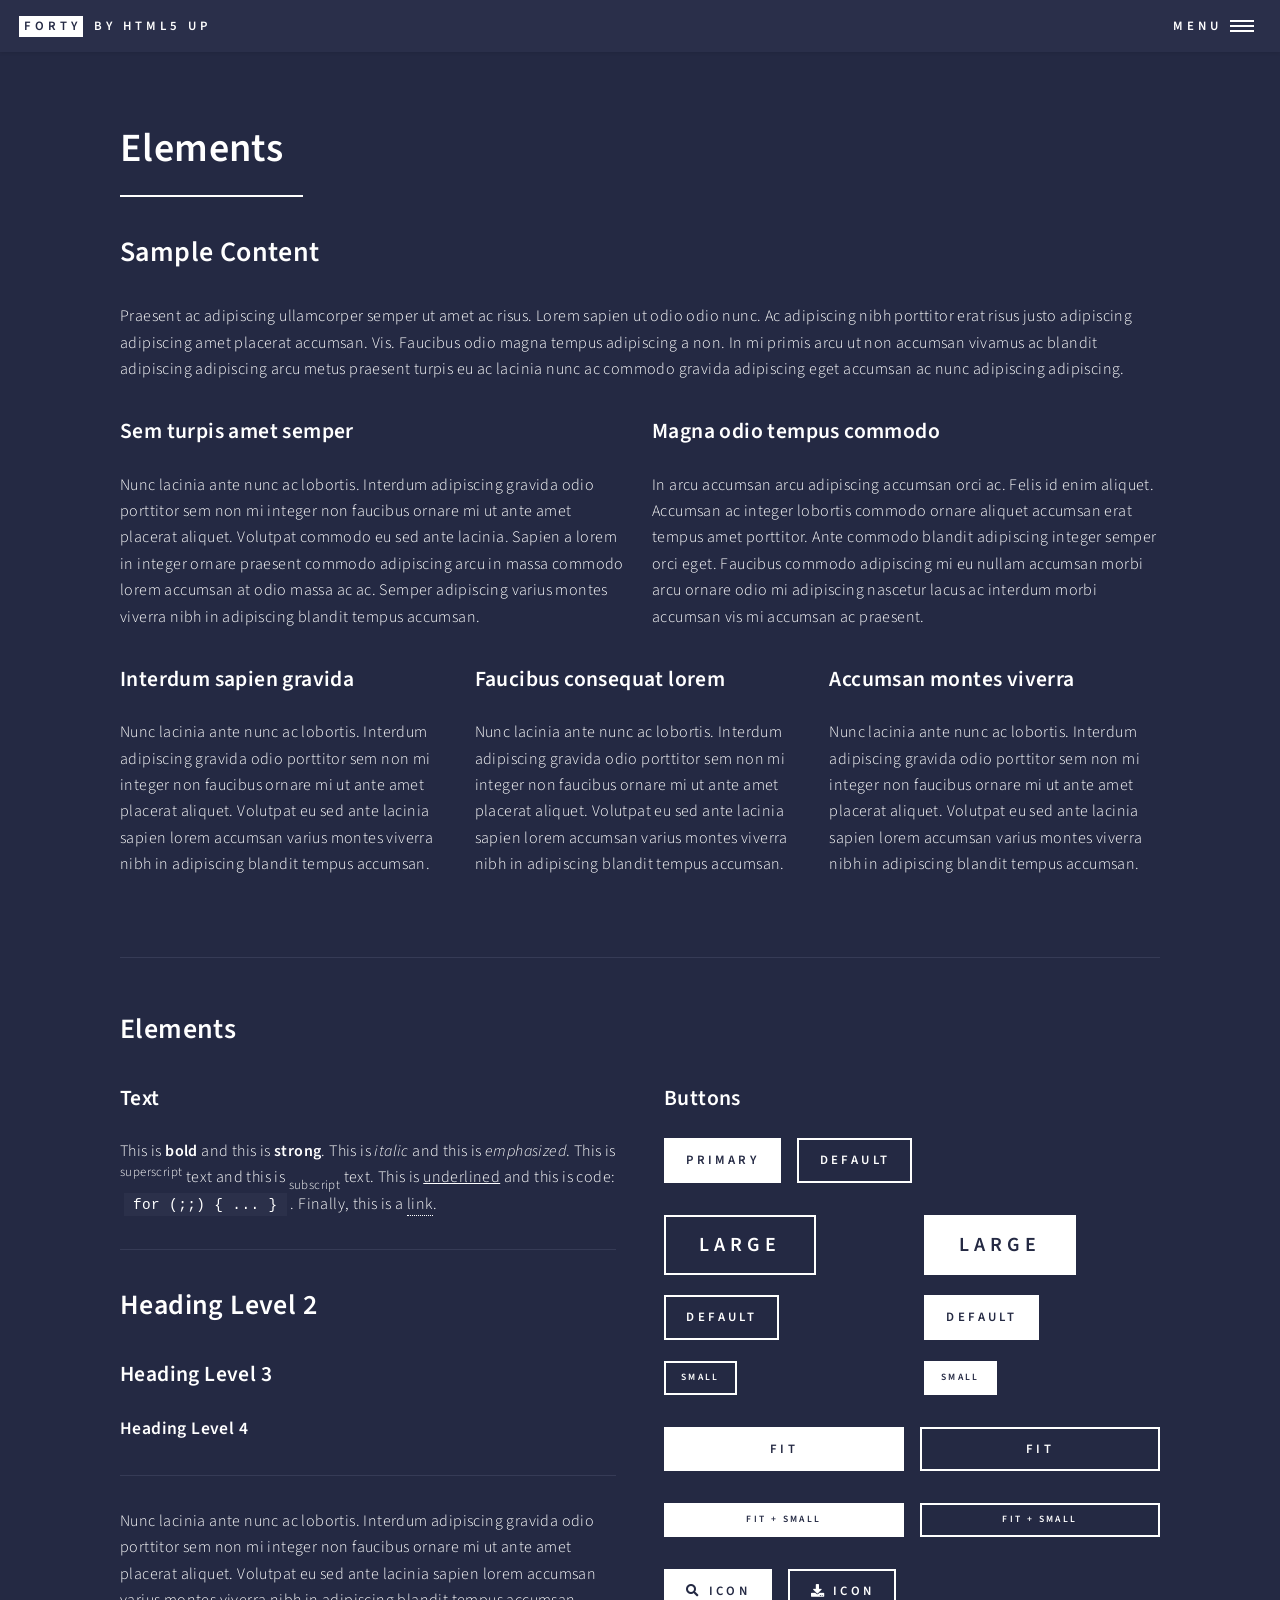
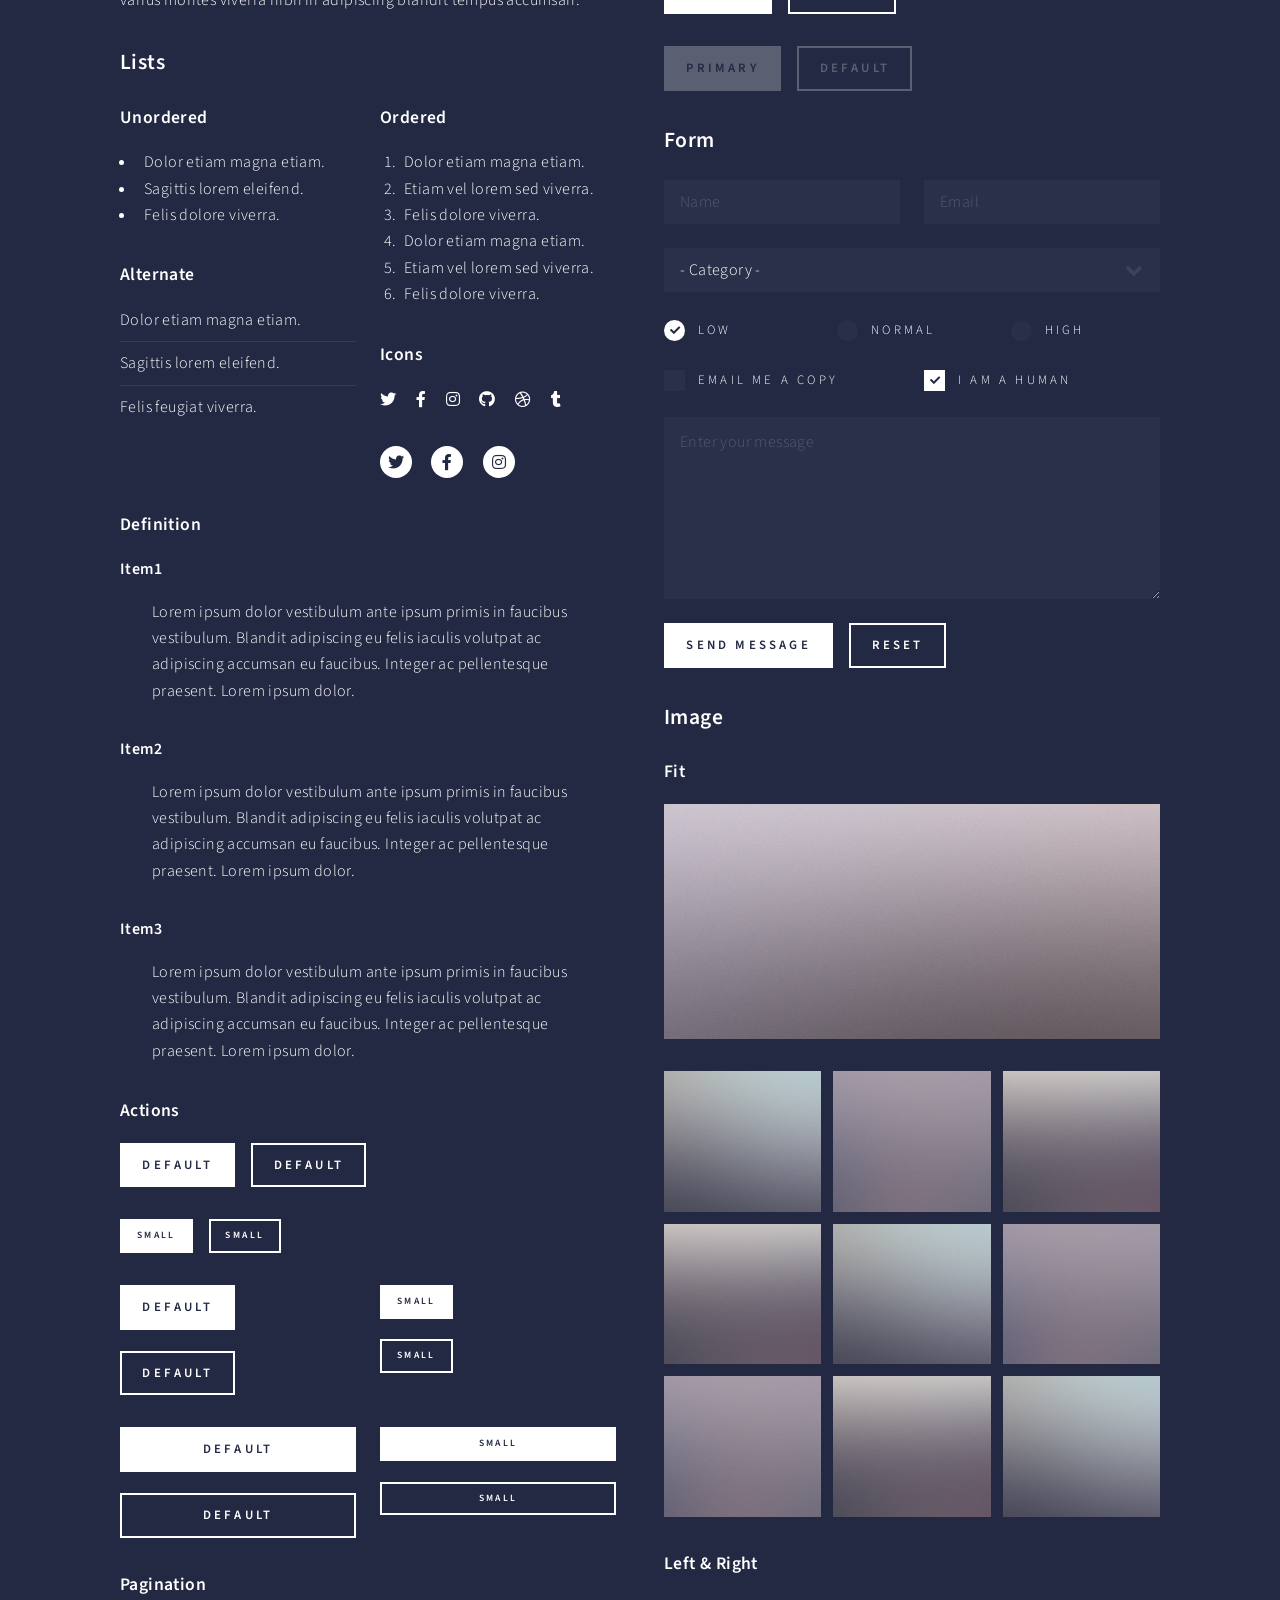
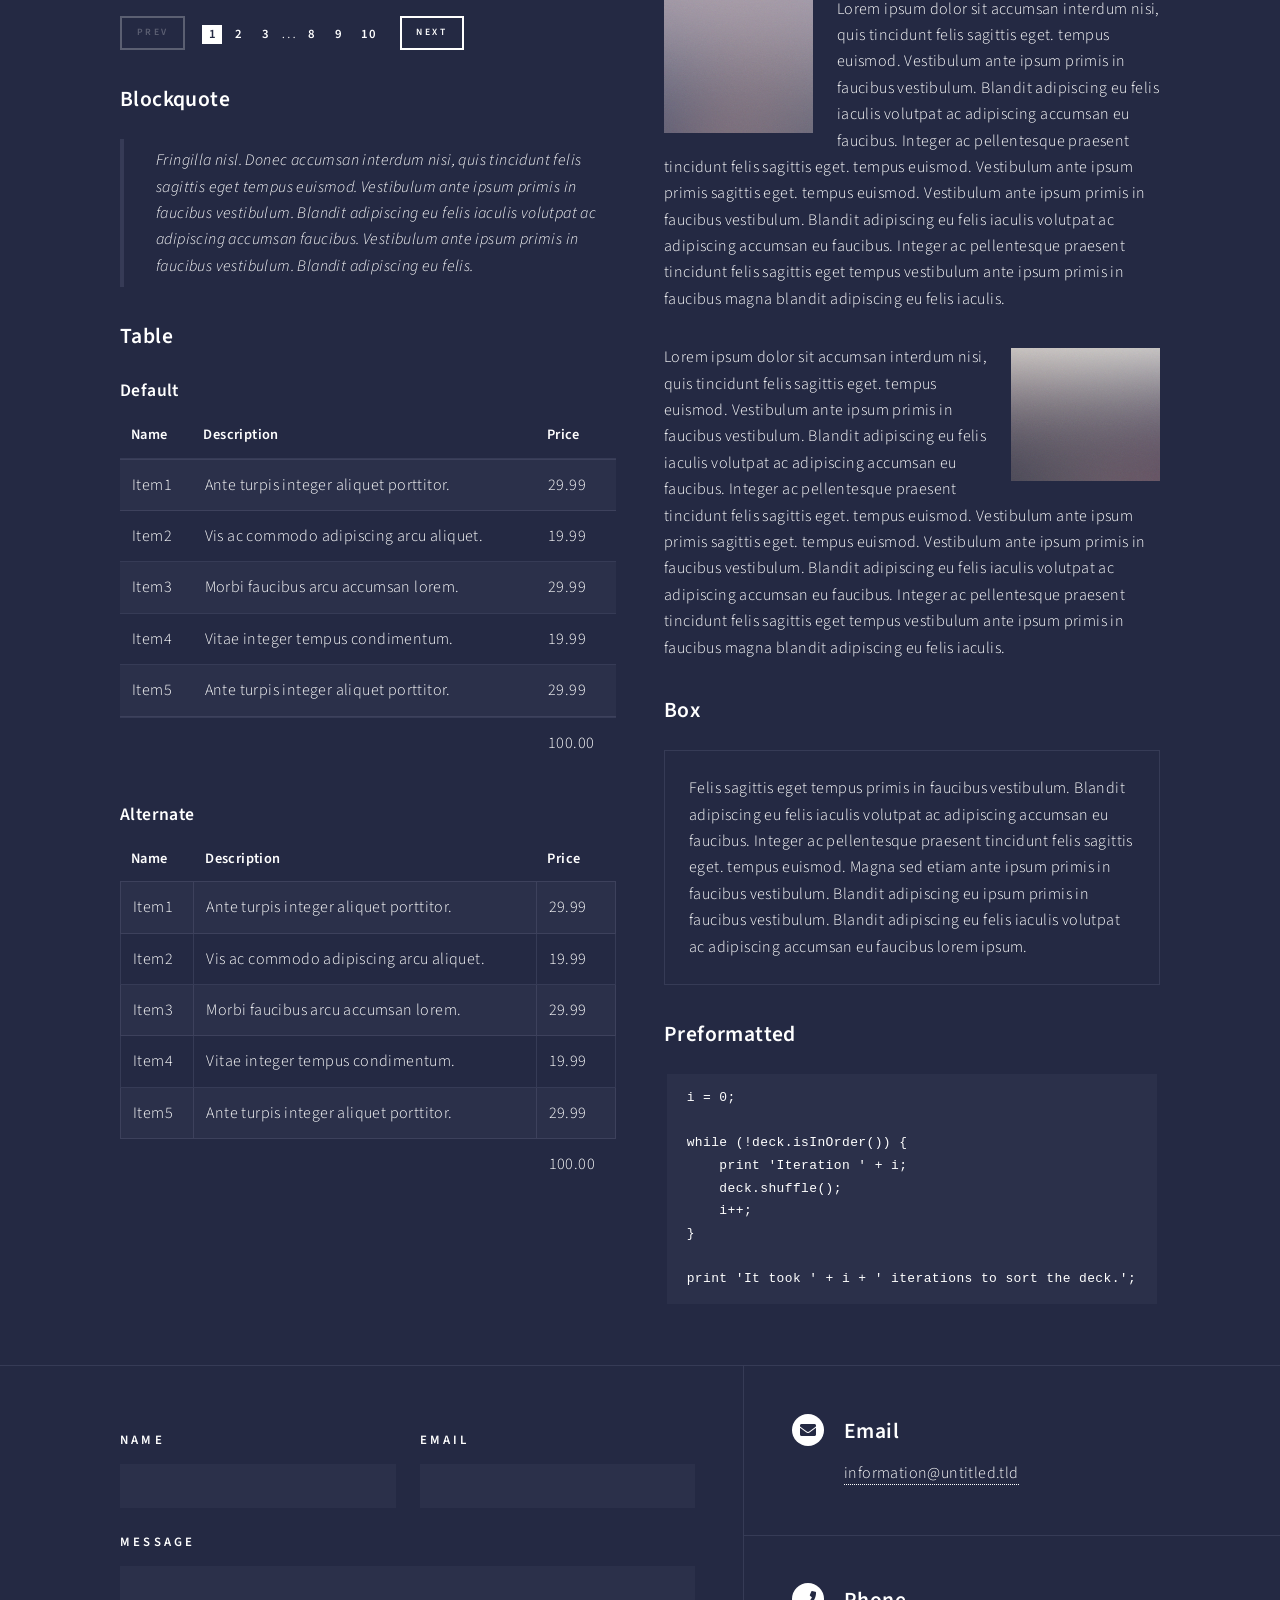
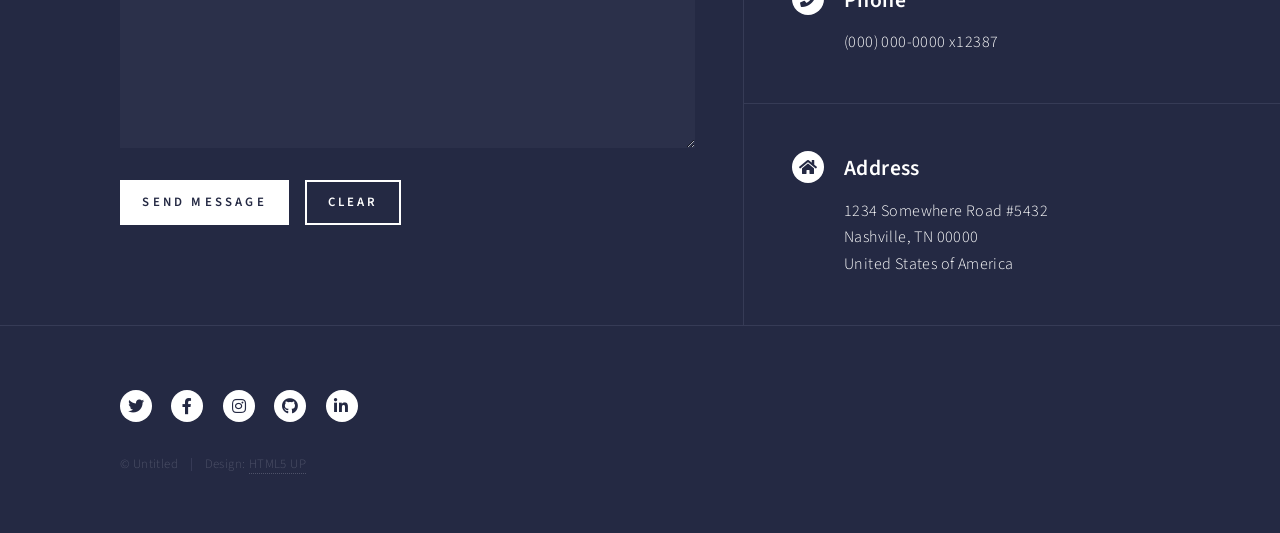
<file: elements.html>
<!DOCTYPE HTML>
<!--
	Forty by HTML5 UP
	html5up.net | @ajlkn
	Free for personal and commercial use under the CCA 3.0 license (html5up.net/license)
-->
<html>
	<head>
		<title>Elements - Forty by HTML5 UP</title>
		<meta charset="utf-8" />
		<meta name="viewport" content="width=device-width, initial-scale=1, user-scalable=no" />
		<link rel="stylesheet" href="assets/css/main.css" />
		<noscript><link rel="stylesheet" href="assets/css/noscript.css" /></noscript>
	</head>
	<body class="is-preload">

		<!-- Wrapper -->
			<div id="wrapper">

				<!-- Header -->
					<header id="header">
						<a href="index.html" class="logo"><strong>Forty</strong> <span>by HTML5 UP</span></a>
						<nav>
							<a href="#menu">Menu</a>
						</nav>
					</header>

				<!-- Menu -->
					<nav id="menu">
						<ul class="links">
							<li><a href="index.html">Home</a></li>
							<li><a href="landing.html">Landing</a></li>
							<li><a href="generic.html">Generic</a></li>
							<li><a href="elements.html">Elements</a></li>
						</ul>
						<ul class="actions stacked">
							<li><a href="#" class="button primary fit">Get Started</a></li>
							<li><a href="#" class="button fit">Log In</a></li>
						</ul>
					</nav>

				<!-- Main -->
					<div id="main" class="alt">

						<!-- One -->
							<section id="one">
								<div class="inner">
									<header class="major">
										<h1>Elements</h1>
									</header>

									<!-- Content -->
										<h2 id="content">Sample Content</h2>
										<p>Praesent ac adipiscing ullamcorper semper ut amet ac risus. Lorem sapien ut odio odio nunc. Ac adipiscing nibh porttitor erat risus justo adipiscing adipiscing amet placerat accumsan. Vis. Faucibus odio magna tempus adipiscing a non. In mi primis arcu ut non accumsan vivamus ac blandit adipiscing adipiscing arcu metus praesent turpis eu ac lacinia nunc ac commodo gravida adipiscing eget accumsan ac nunc adipiscing adipiscing.</p>
										<div class="row">
											<div class="col-6 col-12-small">
												<h3>Sem turpis amet semper</h3>
												<p>Nunc lacinia ante nunc ac lobortis. Interdum adipiscing gravida odio porttitor sem non mi integer non faucibus ornare mi ut ante amet placerat aliquet. Volutpat commodo eu sed ante lacinia. Sapien a lorem in integer ornare praesent commodo adipiscing arcu in massa commodo lorem accumsan at odio massa ac ac. Semper adipiscing varius montes viverra nibh in adipiscing blandit tempus accumsan.</p>
											</div>
											<div class="col-6 col-12-small">
												<h3>Magna odio tempus commodo</h3>
												<p>In arcu accumsan arcu adipiscing accumsan orci ac. Felis id enim aliquet. Accumsan ac integer lobortis commodo ornare aliquet accumsan erat tempus amet porttitor. Ante commodo blandit adipiscing integer semper orci eget. Faucibus commodo adipiscing mi eu nullam accumsan morbi arcu ornare odio mi adipiscing nascetur lacus ac interdum morbi accumsan vis mi accumsan ac praesent.</p>
											</div>
											<!-- Break -->
											<div class="col-4 col-12-medium">
												<h3>Interdum sapien gravida</h3>
												<p>Nunc lacinia ante nunc ac lobortis. Interdum adipiscing gravida odio porttitor sem non mi integer non faucibus ornare mi ut ante amet placerat aliquet. Volutpat eu sed ante lacinia sapien lorem accumsan varius montes viverra nibh in adipiscing blandit tempus accumsan.</p>
											</div>
											<div class="col-4 col-12-medium">
												<h3>Faucibus consequat lorem</h3>
												<p>Nunc lacinia ante nunc ac lobortis. Interdum adipiscing gravida odio porttitor sem non mi integer non faucibus ornare mi ut ante amet placerat aliquet. Volutpat eu sed ante lacinia sapien lorem accumsan varius montes viverra nibh in adipiscing blandit tempus accumsan.</p>
											</div>
											<div class="col-4 col-12-medium">
												<h3>Accumsan montes viverra</h3>
												<p>Nunc lacinia ante nunc ac lobortis. Interdum adipiscing gravida odio porttitor sem non mi integer non faucibus ornare mi ut ante amet placerat aliquet. Volutpat eu sed ante lacinia sapien lorem accumsan varius montes viverra nibh in adipiscing blandit tempus accumsan.</p>
											</div>
										</div>

									<hr class="major" />

									<!-- Elements -->
										<h2 id="elements">Elements</h2>
										<div class="row gtr-200">
											<div class="col-6 col-12-medium">

												<!-- Text stuff -->
													<h3>Text</h3>
													<p>This is <b>bold</b> and this is <strong>strong</strong>. This is <i>italic</i> and this is <em>emphasized</em>.
													This is <sup>superscript</sup> text and this is <sub>subscript</sub> text.
													This is <u>underlined</u> and this is code: <code>for (;;) { ... }</code>.
													Finally, this is a <a href="#">link</a>.</p>
													<hr />
													<h2>Heading Level 2</h2>
													<h3>Heading Level 3</h3>
													<h4>Heading Level 4</h4>
													<hr />
													<p>Nunc lacinia ante nunc ac lobortis. Interdum adipiscing gravida odio porttitor sem non mi integer non faucibus ornare mi ut ante amet placerat aliquet. Volutpat eu sed ante lacinia sapien lorem accumsan varius montes viverra nibh in adipiscing blandit tempus accumsan.</p>

												<!-- Lists -->
													<h3>Lists</h3>
													<div class="row">
														<div class="col-6 col-12-small">

															<h4>Unordered</h4>
															<ul>
																<li>Dolor etiam magna etiam.</li>
																<li>Sagittis lorem eleifend.</li>
																<li>Felis dolore viverra.</li>
															</ul>

															<h4>Alternate</h4>
															<ul class="alt">
																<li>Dolor etiam magna etiam.</li>
																<li>Sagittis lorem eleifend.</li>
																<li>Felis feugiat viverra.</li>
															</ul>

														</div>
														<div class="col-6 col-12-small">

															<h4>Ordered</h4>
															<ol>
																<li>Dolor etiam magna etiam.</li>
																<li>Etiam vel lorem sed viverra.</li>
																<li>Felis dolore viverra.</li>
																<li>Dolor etiam magna etiam.</li>
																<li>Etiam vel lorem sed viverra.</li>
																<li>Felis dolore viverra.</li>
															</ol>

															<h4>Icons</h4>
															<ul class="icons">
																<li><a href="#" class="icon brands fa-twitter"><span class="label">Twitter</span></a></li>
																<li><a href="#" class="icon brands fa-facebook-f"><span class="label">Facebook</span></a></li>
																<li><a href="#" class="icon brands fa-instagram"><span class="label">Instagram</span></a></li>
																<li><a href="#" class="icon brands fa-github"><span class="label">Github</span></a></li>
																<li><a href="#" class="icon brands fa-dribbble"><span class="label">Dribbble</span></a></li>
																<li><a href="#" class="icon brands fa-tumblr"><span class="label">Tumblr</span></a></li>
															</ul>
															<ul class="icons">
																<li><a href="#" class="icon brands alt fa-twitter"><span class="label">Twitter</span></a></li>
																<li><a href="#" class="icon brands alt fa-facebook-f"><span class="label">Facebook</span></a></li>
																<li><a href="#" class="icon brands alt fa-instagram"><span class="label">Instagram</span></a></li>
															</ul>

														</div>
													</div>
													<h4>Definition</h4>
													<dl>
														<dt>Item1</dt>
														<dd>
															<p>Lorem ipsum dolor vestibulum ante ipsum primis in faucibus vestibulum. Blandit adipiscing eu felis iaculis volutpat ac adipiscing accumsan eu faucibus. Integer ac pellentesque praesent. Lorem ipsum dolor.</p>
														</dd>
														<dt>Item2</dt>
														<dd>
															<p>Lorem ipsum dolor vestibulum ante ipsum primis in faucibus vestibulum. Blandit adipiscing eu felis iaculis volutpat ac adipiscing accumsan eu faucibus. Integer ac pellentesque praesent. Lorem ipsum dolor.</p>
														</dd>
														<dt>Item3</dt>
														<dd>
															<p>Lorem ipsum dolor vestibulum ante ipsum primis in faucibus vestibulum. Blandit adipiscing eu felis iaculis volutpat ac adipiscing accumsan eu faucibus. Integer ac pellentesque praesent. Lorem ipsum dolor.</p>
														</dd>
													</dl>

													<h4>Actions</h4>
													<ul class="actions">
														<li><a href="#" class="button primary">Default</a></li>
														<li><a href="#" class="button">Default</a></li>
													</ul>
													<ul class="actions small">
														<li><a href="#" class="button primary small">Small</a></li>
														<li><a href="#" class="button small">Small</a></li>
													</ul>
													<div class="row">
														<div class="col-6 col-12-small">
															<ul class="actions stacked">
																<li><a href="#" class="button primary">Default</a></li>
																<li><a href="#" class="button">Default</a></li>
															</ul>
														</div>
														<div class="col-6 col-12-small">
															<ul class="actions stacked">
																<li><a href="#" class="button primary small">Small</a></li>
																<li><a href="#" class="button small">Small</a></li>
															</ul>
														</div>
														<div class="col-6 col-12-small">
															<ul class="actions stacked">
																<li><a href="#" class="button primary fit">Default</a></li>
																<li><a href="#" class="button fit">Default</a></li>
															</ul>
														</div>
														<div class="col-6 col-12-small">
															<ul class="actions stacked">
																<li><a href="#" class="button primary small fit">Small</a></li>
																<li><a href="#" class="button small fit">Small</a></li>
															</ul>
														</div>
													</div>

													<h4>Pagination</h4>
													<ul class="pagination">
														<li><span class="button small disabled">Prev</span></li>
														<li><a href="#" class="page active">1</a></li>
														<li><a href="#" class="page">2</a></li>
														<li><a href="#" class="page">3</a></li>
														<li><span>&hellip;</span></li>
														<li><a href="#" class="page">8</a></li>
														<li><a href="#" class="page">9</a></li>
														<li><a href="#" class="page">10</a></li>
														<li><a href="#" class="button small">Next</a></li>
													</ul>

												<!-- Blockquote -->
													<h3>Blockquote</h3>
													<blockquote>Fringilla nisl. Donec accumsan interdum nisi, quis tincidunt felis sagittis eget tempus euismod. Vestibulum ante ipsum primis in faucibus vestibulum. Blandit adipiscing eu felis iaculis volutpat ac adipiscing accumsan faucibus. Vestibulum ante ipsum primis in faucibus vestibulum. Blandit adipiscing eu felis.</blockquote>

												<!-- Table -->
													<h3>Table</h3>

													<h4>Default</h4>
													<div class="table-wrapper">
														<table>
															<thead>
																<tr>
																	<th>Name</th>
																	<th>Description</th>
																	<th>Price</th>
																</tr>
															</thead>
															<tbody>
																<tr>
																	<td>Item1</td>
																	<td>Ante turpis integer aliquet porttitor.</td>
																	<td>29.99</td>
																</tr>
																<tr>
																	<td>Item2</td>
																	<td>Vis ac commodo adipiscing arcu aliquet.</td>
																	<td>19.99</td>
																</tr>
																<tr>
																	<td>Item3</td>
																	<td> Morbi faucibus arcu accumsan lorem.</td>
																	<td>29.99</td>
																</tr>
																<tr>
																	<td>Item4</td>
																	<td>Vitae integer tempus condimentum.</td>
																	<td>19.99</td>
																</tr>
																<tr>
																	<td>Item5</td>
																	<td>Ante turpis integer aliquet porttitor.</td>
																	<td>29.99</td>
																</tr>
															</tbody>
															<tfoot>
																<tr>
																	<td colspan="2"></td>
																	<td>100.00</td>
																</tr>
															</tfoot>
														</table>
													</div>

													<h4>Alternate</h4>
													<div class="table-wrapper">
														<table class="alt">
															<thead>
																<tr>
																	<th>Name</th>
																	<th>Description</th>
																	<th>Price</th>
																</tr>
															</thead>
															<tbody>
																<tr>
																	<td>Item1</td>
																	<td>Ante turpis integer aliquet porttitor.</td>
																	<td>29.99</td>
																</tr>
																<tr>
																	<td>Item2</td>
																	<td>Vis ac commodo adipiscing arcu aliquet.</td>
																	<td>19.99</td>
																</tr>
																<tr>
																	<td>Item3</td>
																	<td> Morbi faucibus arcu accumsan lorem.</td>
																	<td>29.99</td>
																</tr>
																<tr>
																	<td>Item4</td>
																	<td>Vitae integer tempus condimentum.</td>
																	<td>19.99</td>
																</tr>
																<tr>
																	<td>Item5</td>
																	<td>Ante turpis integer aliquet porttitor.</td>
																	<td>29.99</td>
																</tr>
															</tbody>
															<tfoot>
																<tr>
																	<td colspan="2"></td>
																	<td>100.00</td>
																</tr>
															</tfoot>
														</table>
													</div>

											</div>
											<div class="col-6 col-12-medium">

												<!-- Buttons -->
													<h3>Buttons</h3>
													<ul class="actions">
														<li><a href="#" class="button primary">Primary</a></li>
														<li><a href="#" class="button">Default</a></li>
													</ul>
													<div class="row">
														<div class="col-6 col-12-xsmall">
															<ul class="actions stacked">
																<li><a href="#" class="button large">Large</a></li>
																<li><a href="#" class="button">Default</a></li>
																<li><a href="#" class="button small">Small</a></li>
															</ul>
														</div>
														<div class="col-6 col-12-xsmall">
															<ul class="actions stacked">
																<li><a href="#" class="button primary large">Large</a></li>
																<li><a href="#" class="button primary">Default</a></li>
																<li><a href="#" class="button primary small">Small</a></li>
															</ul>
														</div>
													</div>
													<ul class="actions fit">
														<li><a href="#" class="button primary fit">Fit</a></li>
														<li><a href="#" class="button fit">Fit</a></li>
													</ul>
													<ul class="actions fit small">
														<li><a href="#" class="button primary fit small">Fit + Small</a></li>
														<li><a href="#" class="button fit small">Fit + Small</a></li>
													</ul>
													<ul class="actions">
														<li><a href="#" class="button primary icon solid fa-search">Icon</a></li>
														<li><a href="#" class="button icon solid fa-download">Icon</a></li>
													</ul>
													<ul class="actions">
														<li><span class="button primary disabled">Primary</span></li>
														<li><span class="button disabled">Default</span></li>
													</ul>

												<!-- Form -->
													<h3>Form</h3>

													<form method="post" action="#">
														<div class="row gtr-uniform">
															<div class="col-6 col-12-xsmall">
																<input type="text" name="demo-name" id="demo-name" value="" placeholder="Name" />
															</div>
															<div class="col-6 col-12-xsmall">
																<input type="email" name="demo-email" id="demo-email" value="" placeholder="Email" />
															</div>
															<!-- Break -->
															<div class="col-12">
																<select name="demo-category" id="demo-category">
																	<option value="">- Category -</option>
																	<option value="1">Manufacturing</option>
																	<option value="1">Shipping</option>
																	<option value="1">Administration</option>
																	<option value="1">Human Resources</option>
																</select>
															</div>
															<!-- Break -->
															<div class="col-4 col-12-small">
																<input type="radio" id="demo-priority-low" name="demo-priority" checked>
																<label for="demo-priority-low">Low</label>
															</div>
															<div class="col-4 col-12-small">
																<input type="radio" id="demo-priority-normal" name="demo-priority">
																<label for="demo-priority-normal">Normal</label>
															</div>
															<div class="col-4 col-12-small">
																<input type="radio" id="demo-priority-high" name="demo-priority">
																<label for="demo-priority-high">High</label>
															</div>
															<!-- Break -->
															<div class="col-6 col-12-small">
																<input type="checkbox" id="demo-copy" name="demo-copy">
																<label for="demo-copy">Email me a copy</label>
															</div>
															<div class="col-6 col-12-small">
																<input type="checkbox" id="demo-human" name="demo-human" checked>
																<label for="demo-human">I am a human</label>
															</div>
															<!-- Break -->
															<div class="col-12">
																<textarea name="demo-message" id="demo-message" placeholder="Enter your message" rows="6"></textarea>
															</div>
															<!-- Break -->
															<div class="col-12">
																<ul class="actions">
																	<li><input type="submit" value="Send Message" class="primary" /></li>
																	<li><input type="reset" value="Reset" /></li>
																</ul>
															</div>
														</div>
													</form>

												<!-- Image -->
													<h3>Image</h3>

													<h4>Fit</h4>
													<span class="image fit"><img src="images/pic03.jpg" alt="" /></span>
													<div class="box alt">
														<div class="row gtr-50 gtr-uniform">
															<div class="col-4"><span class="image fit"><img src="images/pic08.jpg" alt="" /></span></div>
															<div class="col-4"><span class="image fit"><img src="images/pic09.jpg" alt="" /></span></div>
															<div class="col-4"><span class="image fit"><img src="images/pic10.jpg" alt="" /></span></div>
															<!-- Break -->
															<div class="col-4"><span class="image fit"><img src="images/pic10.jpg" alt="" /></span></div>
															<div class="col-4"><span class="image fit"><img src="images/pic08.jpg" alt="" /></span></div>
															<div class="col-4"><span class="image fit"><img src="images/pic09.jpg" alt="" /></span></div>
															<!-- Break -->
															<div class="col-4"><span class="image fit"><img src="images/pic09.jpg" alt="" /></span></div>
															<div class="col-4"><span class="image fit"><img src="images/pic10.jpg" alt="" /></span></div>
															<div class="col-4"><span class="image fit"><img src="images/pic08.jpg" alt="" /></span></div>
														</div>
													</div>

													<h4>Left &amp; Right</h4>
													<p><span class="image left"><img src="images/pic09.jpg" alt="" /></span>Lorem ipsum dolor sit accumsan interdum nisi, quis tincidunt felis sagittis eget. tempus euismod. Vestibulum ante ipsum primis in faucibus vestibulum. Blandit adipiscing eu felis iaculis volutpat ac adipiscing accumsan eu faucibus. Integer ac pellentesque praesent tincidunt felis sagittis eget. tempus euismod. Vestibulum ante ipsum primis sagittis eget. tempus euismod. Vestibulum ante ipsum primis in faucibus vestibulum. Blandit adipiscing eu felis iaculis volutpat ac adipiscing accumsan eu faucibus. Integer ac pellentesque praesent tincidunt felis sagittis eget tempus vestibulum ante ipsum primis in faucibus magna blandit adipiscing eu felis iaculis.</p>
													<p><span class="image right"><img src="images/pic10.jpg" alt="" /></span>Lorem ipsum dolor sit accumsan interdum nisi, quis tincidunt felis sagittis eget. tempus euismod. Vestibulum ante ipsum primis in faucibus vestibulum. Blandit adipiscing eu felis iaculis volutpat ac adipiscing accumsan eu faucibus. Integer ac pellentesque praesent tincidunt felis sagittis eget. tempus euismod. Vestibulum ante ipsum primis sagittis eget. tempus euismod. Vestibulum ante ipsum primis in faucibus vestibulum. Blandit adipiscing eu felis iaculis volutpat ac adipiscing accumsan eu faucibus. Integer ac pellentesque praesent tincidunt felis sagittis eget tempus vestibulum ante ipsum primis in faucibus magna blandit adipiscing eu felis iaculis.</p>

												<!-- Box -->
													<h3>Box</h3>
													<div class="box">
														<p>Felis sagittis eget tempus primis in faucibus vestibulum. Blandit adipiscing eu felis iaculis volutpat ac adipiscing accumsan eu faucibus. Integer ac pellentesque praesent tincidunt felis sagittis eget. tempus euismod. Magna sed etiam ante ipsum primis in faucibus vestibulum. Blandit adipiscing eu ipsum primis in faucibus vestibulum. Blandit adipiscing eu felis iaculis volutpat ac adipiscing accumsan eu faucibus lorem ipsum.</p>
													</div>

												<!-- Preformatted Code -->
													<h3>Preformatted</h3>
													<pre><code>i = 0;

while (!deck.isInOrder()) {
    print 'Iteration ' + i;
    deck.shuffle();
    i++;
}

print 'It took ' + i + ' iterations to sort the deck.';
</code></pre>

											</div>
										</div>

								</div>
							</section>

					</div>

				<!-- Contact -->
					<section id="contact">
						<div class="inner">
							<section>
								<form method="post" action="#">
									<div class="fields">
										<div class="field half">
											<label for="name">Name</label>
											<input type="text" name="name" id="name" />
										</div>
										<div class="field half">
											<label for="email">Email</label>
											<input type="text" name="email" id="email" />
										</div>
										<div class="field">
											<label for="message">Message</label>
											<textarea name="message" id="message" rows="6"></textarea>
										</div>
									</div>
									<ul class="actions">
										<li><input type="submit" value="Send Message" class="primary" /></li>
										<li><input type="reset" value="Clear" /></li>
									</ul>
								</form>
							</section>
							<section class="split">
								<section>
									<div class="contact-method">
										<span class="icon solid alt fa-envelope"></span>
										<h3>Email</h3>
										<a href="#">information@untitled.tld</a>
									</div>
								</section>
								<section>
									<div class="contact-method">
										<span class="icon solid alt fa-phone"></span>
										<h3>Phone</h3>
										<span>(000) 000-0000 x12387</span>
									</div>
								</section>
								<section>
									<div class="contact-method">
										<span class="icon solid alt fa-home"></span>
										<h3>Address</h3>
										<span>1234 Somewhere Road #5432<br />
										Nashville, TN 00000<br />
										United States of America</span>
									</div>
								</section>
							</section>
						</div>
					</section>

				<!-- Footer -->
					<footer id="footer">
						<div class="inner">
							<ul class="icons">
								<li><a href="#" class="icon brands alt fa-twitter"><span class="label">Twitter</span></a></li>
								<li><a href="#" class="icon brands alt fa-facebook-f"><span class="label">Facebook</span></a></li>
								<li><a href="#" class="icon brands alt fa-instagram"><span class="label">Instagram</span></a></li>
								<li><a href="#" class="icon brands alt fa-github"><span class="label">GitHub</span></a></li>
								<li><a href="#" class="icon brands alt fa-linkedin-in"><span class="label">LinkedIn</span></a></li>
							</ul>
							<ul class="copyright">
								<li>&copy; Untitled</li><li>Design: <a href="https://html5up.net">HTML5 UP</a></li>
							</ul>
						</div>
					</footer>

			</div>

		<!-- Scripts -->
			<script src="assets/js/jquery.min.js"></script>
			<script src="assets/js/jquery.scrolly.min.js"></script>
			<script src="assets/js/jquery.scrollex.min.js"></script>
			<script src="assets/js/browser.min.js"></script>
			<script src="assets/js/breakpoints.min.js"></script>
			<script src="assets/js/util.js"></script>
			<script src="assets/js/main.js"></script>

	</body>
</html>
</file>
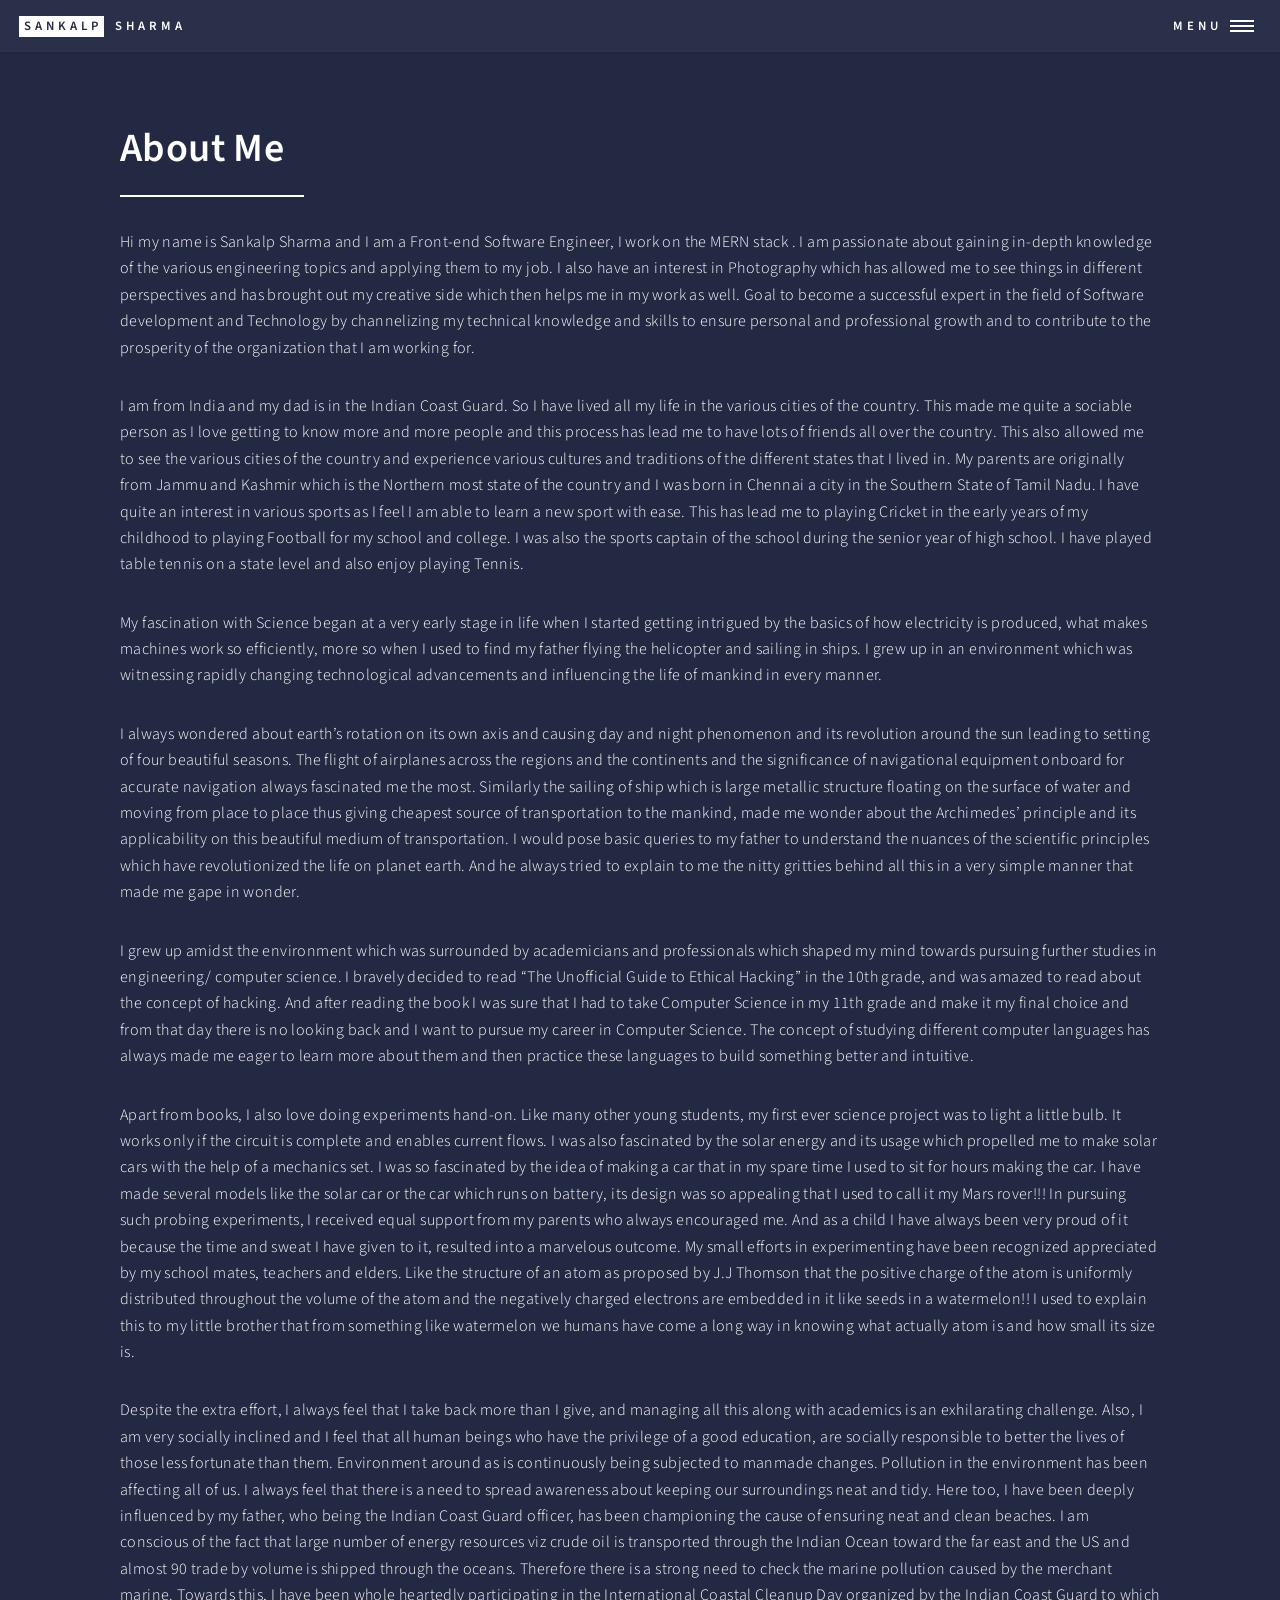
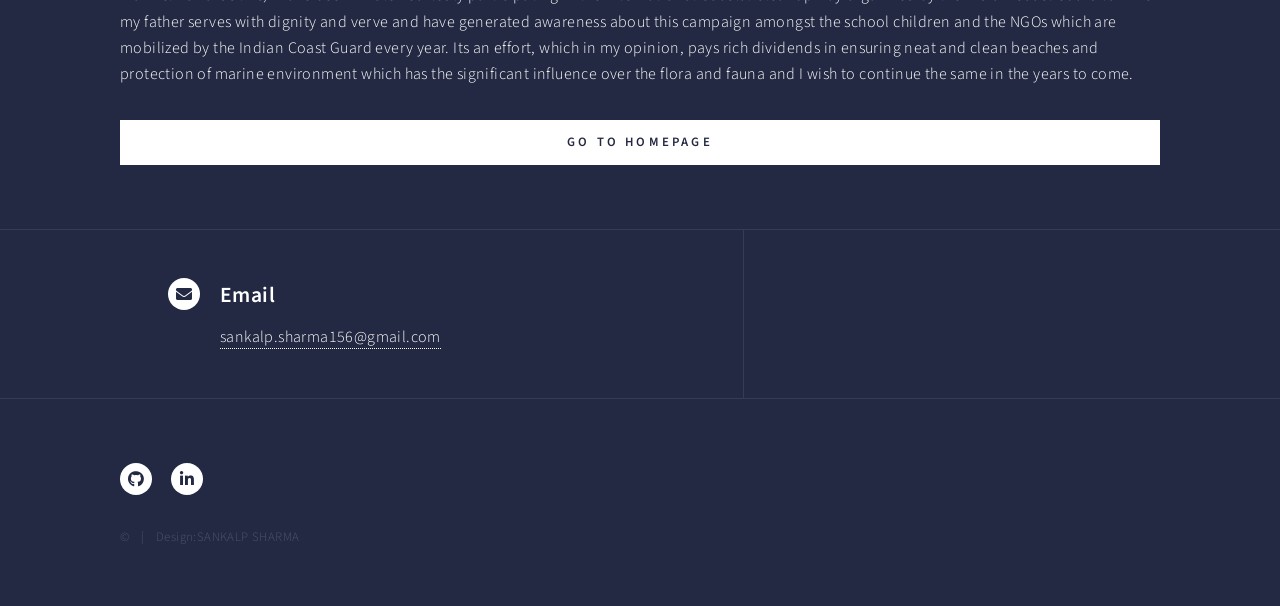
<file: generic.html>
<!DOCTYPE HTML>

<html>
	<head>
		<title>Generic - Forty by HTML5 UP</title>
		<meta charset="utf-8" />
		<meta name="viewport" content="width=device-width, initial-scale=1, user-scalable=no" />
		<link rel="stylesheet" href="assets/css/main.css" />
		<noscript><link rel="stylesheet" href="assets/css/noscript.css" /></noscript>
	</head>
	<body class="is-preload">

		<!-- Wrapper -->
			<div id="wrapper">

				<!-- Header -->
					<header id="header">
						<a href="index.html" class="logo"><strong>Sankalp</strong> <span>Sharma</span></a>
						<nav>
							<a href="#menu">Menu</a>
						</nav>
					</header>

				<!-- Menu -->
					<nav id="menu">
						<ul class="links">
							<li><a href="index.html">Home</a></li>
							<li><a href="landing.html">My Projects</a></li>
							<li><a href="work_experience.html">Work Experience</a></li>
							
							
						</ul>
						<ul class="actions stacked">
							<li><a href="generic.html" class="button primary fit">Contact Me</a></li>
							
						</ul>
					</nav>

				<!-- Main -->
					<div id="main" class="alt">

						<!-- One -->
							<section id="one">
								<div class="inner">
									<header class="major">
										<h1>About Me</h1>
									</header>
									
									<!--<span class="image main"><img src="images/my_pic.jpg" spam="20%" width="100" height="300" alt="" /></span>-->
									<!--About me info-->
									<p> 
										Hi my name is Sankalp Sharma and I am a Front-end Software Engineer, I work on the MERN stack . I am passionate about gaining in-depth knowledge of the various engineering topics and applying them to my job. I also have an interest in Photography which has allowed me to see things in different perspectives and has brought out my creative side which then helps me in my work as well.
										Goal to become a successful expert in the field of Software development and Technology by channelizing my technical knowledge and skills to ensure personal and professional growth and to contribute to the prosperity of the organization that I am working for.
										</p>
										
										<p> 
										I am from India and my dad is in the Indian Coast Guard. So I have lived all my life in the various cities of the country. This made me quite a sociable person as I love getting to know more and more people and this process has lead me to have lots of friends all over the country. This also allowed me to see the various cities of the country and experience various cultures and traditions of the different states that I lived in. My parents are originally from Jammu and Kashmir which is the Northern most state of the country and I was born in Chennai a city in the Southern State of Tamil Nadu. I have quite an interest in various sports as I feel I am able to learn a new sport with ease. This has lead me to playing Cricket in the early years of my childhood to playing Football for my school and college. I was also the sports captain of the school during the senior year of high school. I have played table tennis on a state level and also enjoy playing Tennis. 
										</p>
										
										<p> 
										My fascination with Science began at a very early stage in life when I started getting intrigued by the basics of how electricity is produced, what makes machines work so efficiently, more so when I used to find my father flying the helicopter and sailing in ships. I grew up in an environment which was witnessing rapidly changing technological advancements and influencing the life of mankind in every manner.
										</p>
										
										<p> 
											I always wondered about earth’s rotation on its own axis and causing day and night phenomenon and its revolution around the sun leading to setting of four beautiful seasons.  The flight of airplanes across the regions and the continents and the significance of navigational equipment onboard for accurate navigation always fascinated me the most. Similarly the sailing of ship which is large metallic structure floating on the surface of water and moving from place to place thus giving cheapest source of transportation to the mankind, made me wonder about the Archimedes’ principle and its applicability on this beautiful medium of transportation. I would pose basic queries to my father to understand the nuances of the scientific principles which have revolutionized the life on planet earth. And he always tried to explain to me the nitty gritties behind all this in a very simple manner that made me gape in wonder. 
										</p>
										
										<p> 
											I grew up amidst the environment which was surrounded by academicians and professionals which shaped my mind towards pursuing further studies in engineering/ computer science. I bravely decided to read “The Unofficial Guide to Ethical Hacking” in the 10th  grade, and was amazed to read about the concept of hacking. And after reading the book I was sure that I had to take Computer Science in my 11th grade and make it my final choice and from that day there is no looking back and I want to pursue my career in Computer Science. The concept of studying different computer languages has always made me eager to learn more about them and then practice these languages to build something better and intuitive.
										</p>
										
										<p> 
											Apart from books, I also love doing experiments hand-on. Like many other young students, my first ever science project was to light a little bulb. It works only if the circuit is complete and enables current flows. I was also fascinated by the solar energy and its usage which propelled me to make solar cars with the help of a mechanics set. I was so fascinated by the idea of making a car that in my spare time I used to sit for hours making the car. I have made several models like the solar car or the car which runs on battery, its design was so appealing that I used to call it my Mars rover!!! In pursuing such probing experiments, I received equal support from my parents who always encouraged me. And as a child I have always been very proud of it because the time and sweat I have given to it, resulted into a marvelous outcome. My small efforts in experimenting have been recognized  appreciated by my school mates, teachers and elders. Like the structure of an atom as proposed by J.J Thomson that the positive charge of the atom is uniformly distributed throughout the volume of the atom and the negatively charged electrons are embedded in it like seeds in a watermelon!! I used to explain this to my little brother that from something like watermelon we humans have come a long way in knowing what actually atom is and how small its size is. </p>
										
										<p> 
											Despite the extra effort, I always feel that I take back more than I give, and managing all this along with academics is an exhilarating challenge. Also, I am very socially inclined and I feel that all human beings who have the privilege of a good education, are socially responsible to better the lives of those less fortunate than them. Environment around as is continuously being subjected to manmade changes. Pollution in the environment has been affecting all of us. I always feel that there is a need to spread awareness about keeping our surroundings neat and tidy. Here too, I have been deeply influenced by my father, who being the Indian Coast Guard officer, has been championing the cause of ensuring neat and clean beaches. I am conscious of the fact that large number of energy resources viz crude oil is transported through the Indian Ocean toward the far east and the US and almost 90 trade by volume is shipped through the oceans.  Therefore there is a strong need to check the marine pollution caused by the merchant marine. Towards this, I have been whole heartedly participating in the International Coastal Cleanup Day organized by the Indian Coast Guard to which my father serves with dignity and verve and have generated awareness about this campaign amongst the school children and the NGOs which are mobilized by the Indian Coast Guard every year. Its an effort, which in my opinion, pays rich dividends in ensuring neat and clean beaches and protection of marine environment which has the significant influence over the flora and fauna and I wish to continue the same in the years to come. 
										</p>
										<ul class="actions stacked">
											<li><a href="index.html" class="button primary fit">Go to Homepage</a></li>
											
										</ul>
								</div>
							</section>

					</div>

				<!-- Contact -->
				<section id="contact">
					<div class="inner">
						<!--
						<section>
							<form method="post" action="#">
								<div class="fields">
									<div class="field half">
										<label for="name">Name</label>
										<input type="text" name="name" id="name" />
									</div>
									<div class="field half">
										<label for="email">Email</label>
										<input type="text" name="email" id="email" />
									</div>
									<div class="field">
										<label for="message">Message</label>
										<textarea name="message" id="message" rows="6"></textarea>
									</div>
								</div>
								<ul class="actions">
									<li><input type="submit" value="Send Message" class="primary" /></li>
									<li><input type="reset" value="Clear" /></li>
								</ul>
							</form>
						</section>
					-->
					
						<section class="split">
							<section>
								<div class="contact-method">
									<span class="icon solid alt fa-envelope"></span>
									<h3>Email</h3>
									<a href="mailto:sankalp.sharma156@gmail.com" target="_blank">sankalp.sharma156@gmail.com</a>
								</div>
							</section>
							<!--
							<section>
								<div class="contact-method">
									<span class="icon solid alt fa-phone"></span>
									<h3>Phone</h3>
									<span>(000) 000-0000 x12387</span>
								</div>
							</section>
							<section>
								<div class="contact-method">
									<span class="icon solid alt fa-home"></span>
									<h3>Address</h3>
									<span>1234 Somewhere Road #5432<br />
									Nashville, TN 00000<br />
									United States of America</span>
								</div>
							</section>
							-->
						</section>
					</div>
					
				</section>

			<!-- Footer -->
				<footer id="footer">
					<div class="inner">
					
						<ul class="icons">
							<li><a href="https://github.com/sankalpsharmaofficial" target="_blank" class="icon brands alt fa-github"><span class="label">GitHub</span></a></li>
								<li><a href="https://www.linkedin.com/in/sankalp-sharma156/" target="_blank" class="icon brands alt fa-linkedin-in"><span class="label">LinkedIn</span></a></li>
						</ul>
						<ul class="copyright" >
							<li>&copy;</li><li>Design:SANKALP SHARMA</a></li>
						</ul>
						
					</div>
				</footer>

		</div>

		<!-- Scripts -->
			<script src="assets/js/jquery.min.js"></script>
			<script src="assets/js/jquery.scrolly.min.js"></script>
			<script src="assets/js/jquery.scrollex.min.js"></script>
			<script src="assets/js/browser.min.js"></script>
			<script src="assets/js/breakpoints.min.js"></script>
			<script src="assets/js/util.js"></script>
			<script src="assets/js/main.js"></script>

	</body>
</html>
</file>
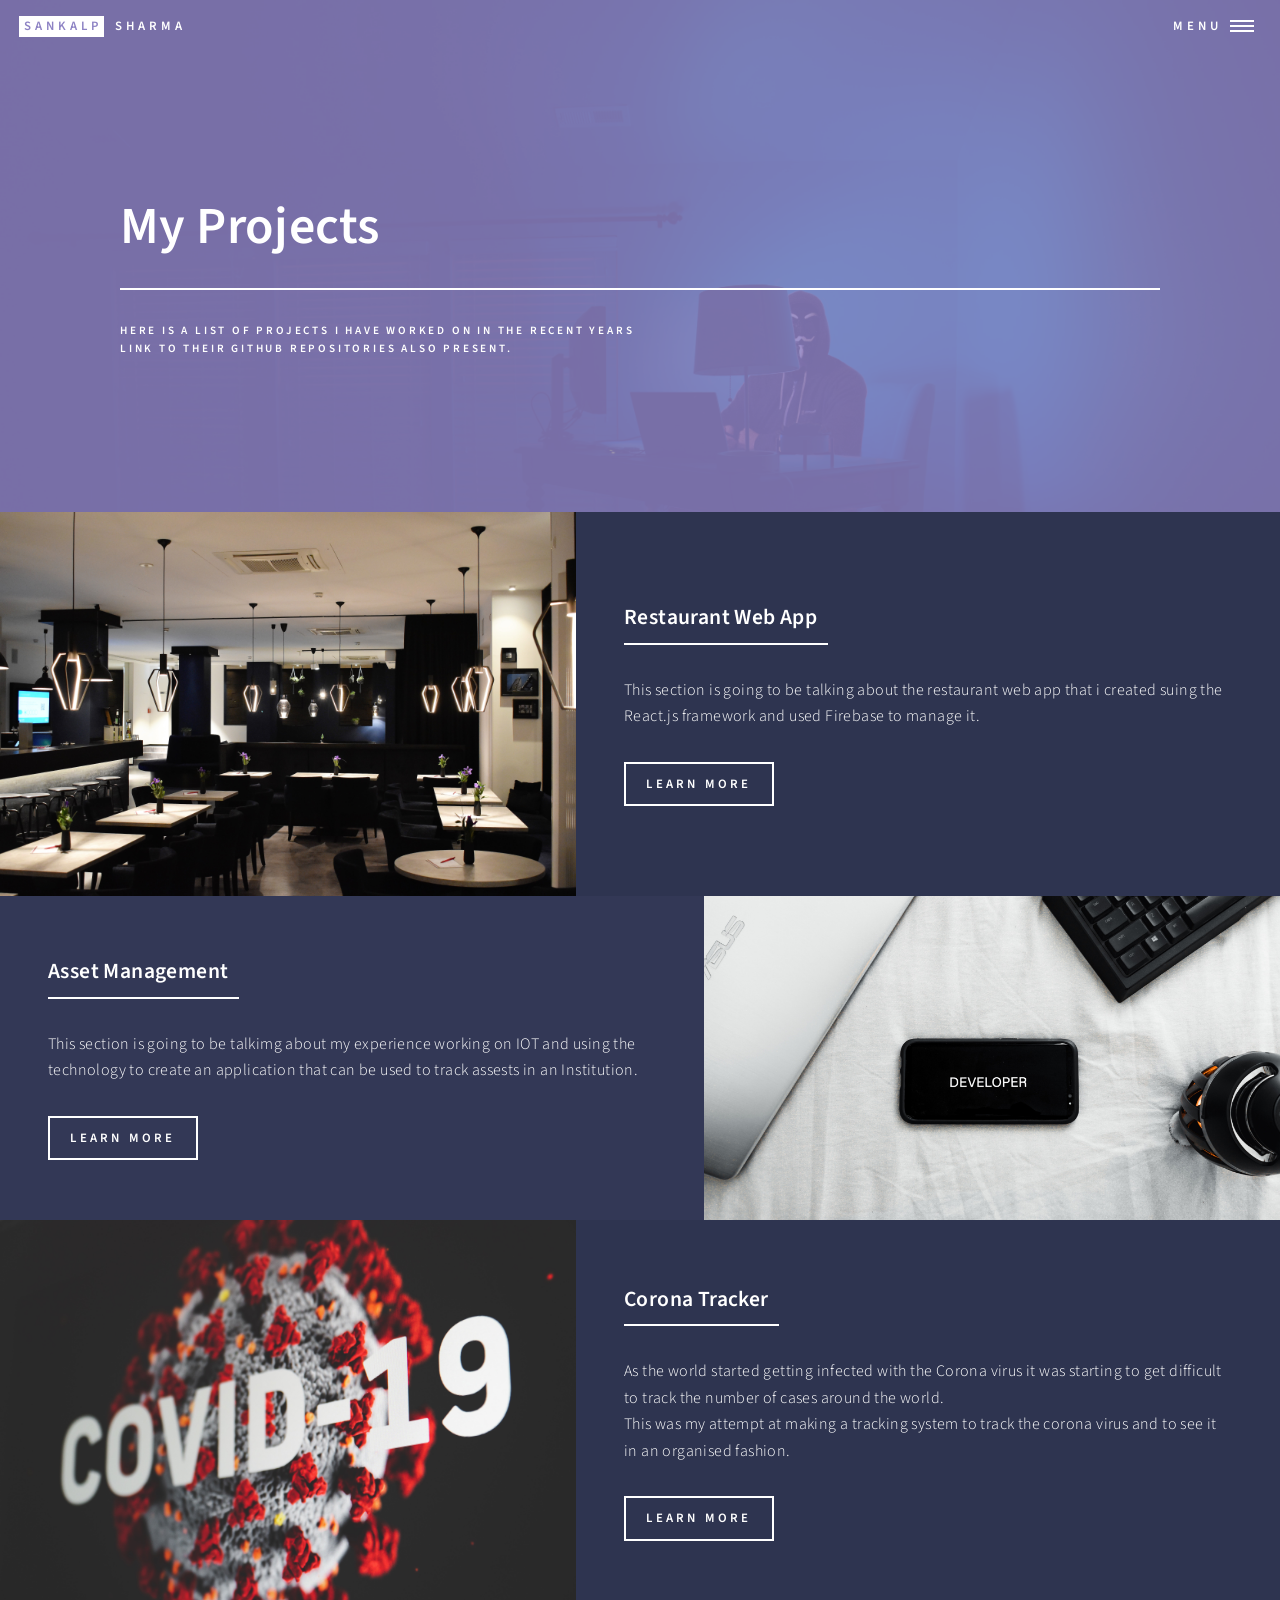
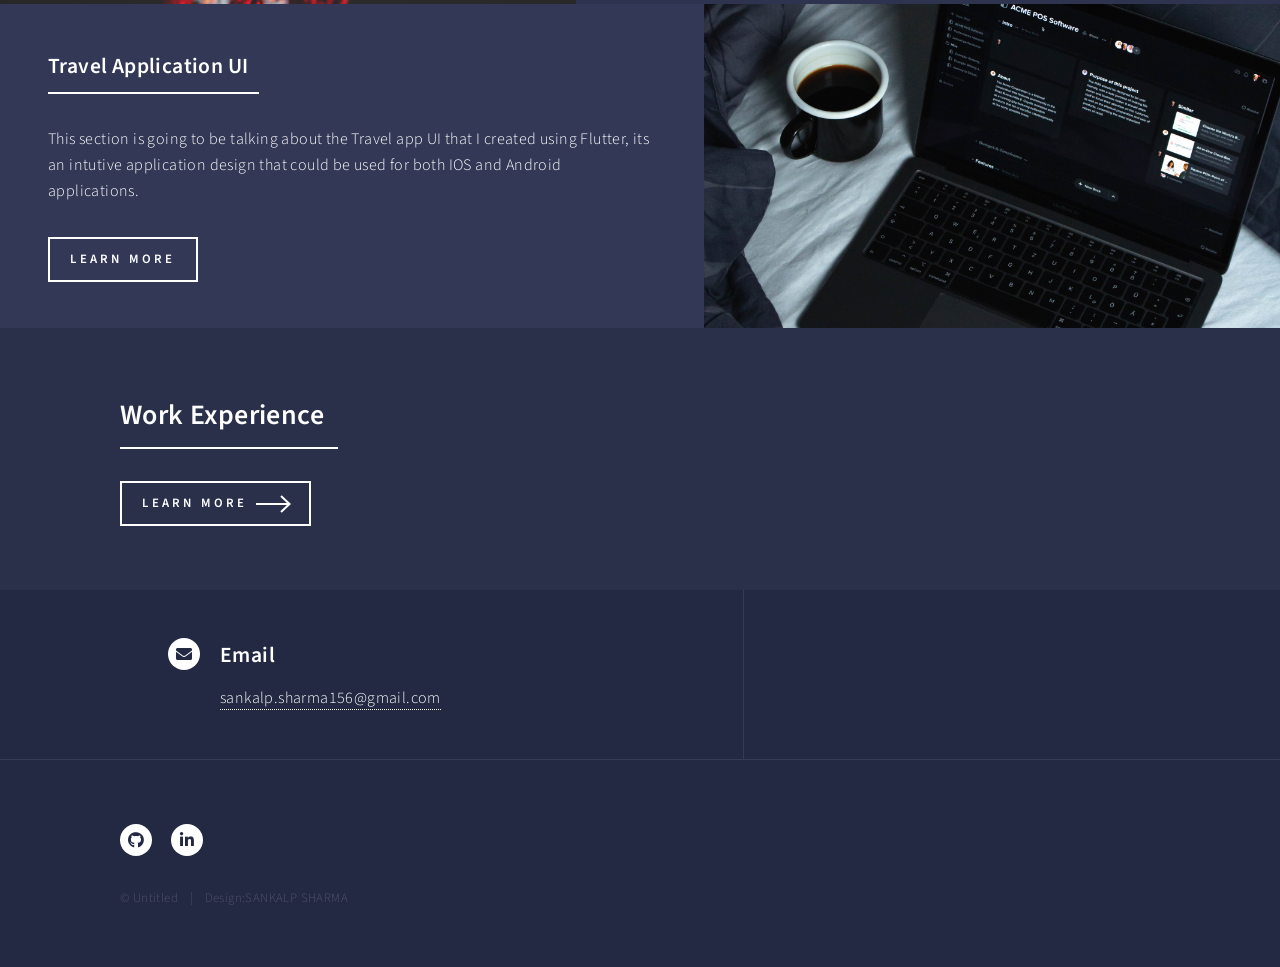
<file: landing.html>
<!DOCTYPE HTML>

<html>
	<head>
		<title>Landing - my portfolio by Sankalp Sharma</title>
		<meta charset="utf-8" />
		<meta name="viewport" content="width=device-width, initial-scale=1, user-scalable=no" />
		<link rel="stylesheet" href="assets/css/main.css" />
		<noscript><link rel="stylesheet" href="assets/css/noscript.css" /></noscript>
	</head>
	<body class="is-preload">

		<!-- Wrapper -->
			<div id="wrapper">

				<!-- Header -->
				<!-- Note: The "styleN" class below should match that of the banner element. -->
					<header id="header" class="alt style2">
						<a href="index.html" class="logo"><strong>Sankalp</strong> <span>Sharma</span></a>
						<nav>
							<a href="#menu">Menu</a>
						</nav>
					</header>

				<!-- Menu -->
					<nav id="menu">
						<ul class="links">
							<li><a href="index.html">Home</a></li>
							<li><a href="landing.html">My Projects</a></li>
							<li><a href="work_experience.html">Work Experience</a></li>
							
							
						</ul>
						<ul class="actions stacked">
							<li><a href="generic.html" class="button primary fit">Contact Me</a></li>
						<!--
							<li><a href="#" class="button fit">Log In</a></li>
						-->
						</ul>
					</nav>

				<!-- Banner -->
				<!-- Note: The "styleN" class below should match that of the header element. -->
					<section id="banner" class="style2">
						<div class="inner">
							<span class="image">
								<img src="images/projects.jpg" alt="" />
							</span>
							<header class="major">
								<h1>My Projects</h1>
							</header>
							<div class="content">
								<p>Here is a list of projects I have worked on in the recent years<br />
								link to their GitHub repositories also present.</p>
							</div>
						</div>
					</section>

				<!-- Main -->
				<div id="main">

					<!-- One -->
					<!--
						<section id="one">
							<div class="inner">
								<header class="major">
									<h2>My Recent Projects </h2>
								</header>
								<p>Here you are going to see a list of projects that I have worked on recently. You will find a brief description of the projects here. </p>
								<p>To learn more about the projects and to have a look at the code I will link the GitHub repositories of each of the projects, So if you want to have a look at them or want to contribute you can always fork the repository.</p>
							</div>
						</section>
						-->
					<!-- Two -->
						<section id="two" class="spotlights">
							<section>
								<a href="https://github.com/sankalpsharmaofficial/Restaurant_WebApp_Using_React.git"  target= "_blank" class="image">
									<img src="images/restaurant.jpg" alt="" data-position="center center" />
								</a>
								<div class="content">
									<div class="inner">
										<header class="major">
											<h3>Restaurant Web App</h3>
										</header>
										<p>This section is going to be talking about the restaurant web app that i created suing the React.js framework and used Firebase to manage it.</p>
										
										<ul class="actions">
											<li><a href="https://github.com/sankalpsharmaofficial/Restaurant_WebApp_Using_React.git" target="_blank" class="button">Learn more</a></li>
										</ul>
									</div>
								</div>
							</section>
							<section>
								<a href="https://github.com/sankalpsharmaofficial/Asset_Management_IOT.git" target= "_blank" class="image">
									<img src="images/asset.jpg" alt="" data-position="top center" />
								</a>
								<div class="content">
									<div class="inner">
										<header class="major">
											<h3>Asset Management</h3>
										</header>
										<p>This section is going to be talkimg about my experience working on IOT and using the technology to create an application that can be used to track assests in an Institution.</p>
										<ul class="actions">
											<li><a href="https://github.com/sankalpsharmaofficial/Asset_Management_IOT.git" target= "_blank" class="button">Learn more</a></li>
										</ul>	
										
										
									</div>
								</div>
							</section>
							<section>
								<a href="https://github.com/sankalpsharmaofficial/Corona_tracker_app.git" target= "_blank" class="image">
									<img src="images/corona.jpg" alt="" data-position="25% 25%" />
								</a>
								<div class="content">
									<div class="inner">
										<header class="major">
											<h3>Corona Tracker</h3>
										</header>
										<p>As the world started getting infected with the Corona virus it was starting to get difficult to track the number of cases around the world. </br>
											This was my attempt at making a tracking system to track the corona virus and to see it in an organised fashion.</p>
											
										<ul class="actions">
											<li><a href="https://github.com/sankalpsharmaofficial/Corona_Tracker_App.git" target= "_blank" class="button">Learn more</a></li>
										</ul>
									</div>
								</div>
							</section>
							<section>
								<a href="https://github.com/sankalpsharmaofficial/Travel_App_Using_Flutter.git" target= "_blank" class="image">
									<img src="images/travel_app.jpg" alt="" data-position="center center" />
								</a>
								<div class="content">
									<div class="inner">
										<header class="major">
											<h3>Travel Application UI</h3>
										</header>
										<p>This section is going to be talking about the Travel app UI that I created using Flutter, its an intutive application design that could be used for both IOS and Android applications.</p>
										<ul class="actions">
											<li><a href="https://github.com/sankalpsharmaofficial/Travel_App_Using_Flutter.git" target= "_blank" class="button">Learn more</a></li>
										</ul>
									</div>
								</div>
							</section>
						</section>

					<!-- Three -->
						<section id="three">
							<div class="inner">
								<header class="major">
									<h2>Work Experience</h2>
								</header>
								<p> </p>
								<ul class="actions">
									<li><a href="work_experience.html" class="button next">learn more</a></li>
								</ul>
							</div>
						</section>
						

				</div>

				<!-- Contact -->
				<section id="contact">
					<div class="inner">
						<!--
						<section>
							<form method="post" action="#">
								<div class="fields">
									<div class="field half">
										<label for="name">Name</label>
										<input type="text" name="name" id="name" />
									</div>
									<div class="field half">
										<label for="email">Email</label>
										<input type="text" name="email" id="email" />
									</div>
									<div class="field">
										<label for="message">Message</label>
										<textarea name="message" id="message" rows="6"></textarea>
									</div>
								</div>
								<ul class="actions">
									<li><input type="submit" value="Send Message" class="primary" /></li>
									<li><input type="reset" value="Clear" /></li>
								</ul>
							</form>
						</section>
					-->
					
						<section class="split">
							<section>
								<div class="contact-method">
									<span class="icon solid alt fa-envelope"></span>
									<h3>Email</h3>
									<a href="mailto:sankalp.sharma156@gmail.com" target="_blank">sankalp.sharma156@gmail.com</a>
								</div>
							</section>
							<!--
							<section>
								<div class="contact-method">
									<span class="icon solid alt fa-phone"></span>
									<h3>Phone</h3>
									<span>(000) 000-0000 x12387</span>
								</div>
							</section>
							<section>
								<div class="contact-method">
									<span class="icon solid alt fa-home"></span>
									<h3>Address</h3>
									<span>1234 Somewhere Road #5432<br />
									Nashville, TN 00000<br />
									United States of America</span>
								</div>
							</section>
							-->
						</section>
					</div>
					
				</section>

			<!-- Footer -->
				<footer id="footer">
					<div class="inner">
					
						<ul class="icons">
							<li><a href="https://github.com/sankalpsharmaofficial" target="_blank" class="icon brands alt fa-github"><span class="label">GitHub</span></a></li>
								<li><a href="https://www.linkedin.com/in/sankalp-sharma156/" target="_blank" class="icon brands alt fa-linkedin-in"><span class="label">LinkedIn</span></a></li>
						</ul>
						<ul class="copyright">
							<li>&copy; Untitled</li><li>Design:SANKALP SHARMA</a></li>
						</ul>
						
					</div>
				</footer>

		</div>

		<!-- Scripts -->
			<script src="assets/js/jquery.min.js"></script>
			<script src="assets/js/jquery.scrolly.min.js"></script>
			<script src="assets/js/jquery.scrollex.min.js"></script>
			<script src="assets/js/browser.min.js"></script>
			<script src="assets/js/breakpoints.min.js"></script>
			<script src="assets/js/util.js"></script>
			<script src="assets/js/main.js"></script>

	</body>
</html>
</file>
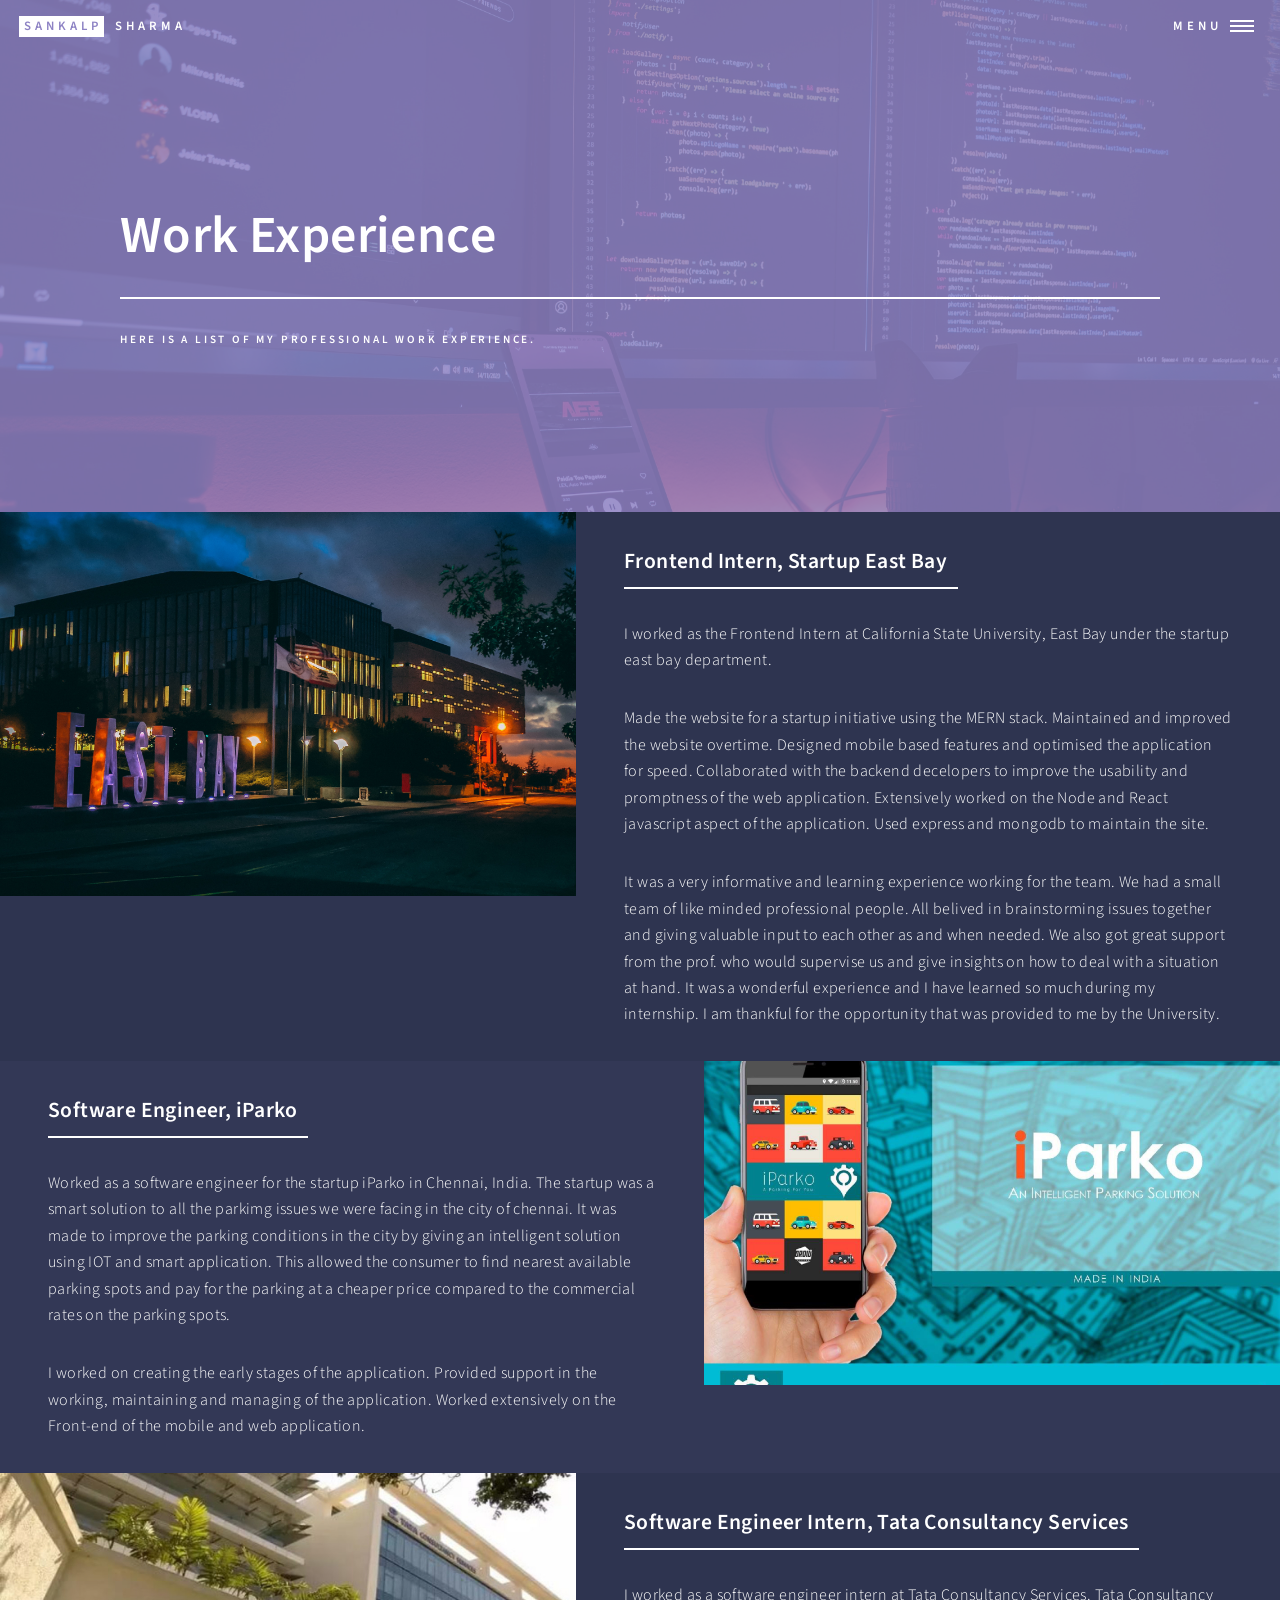
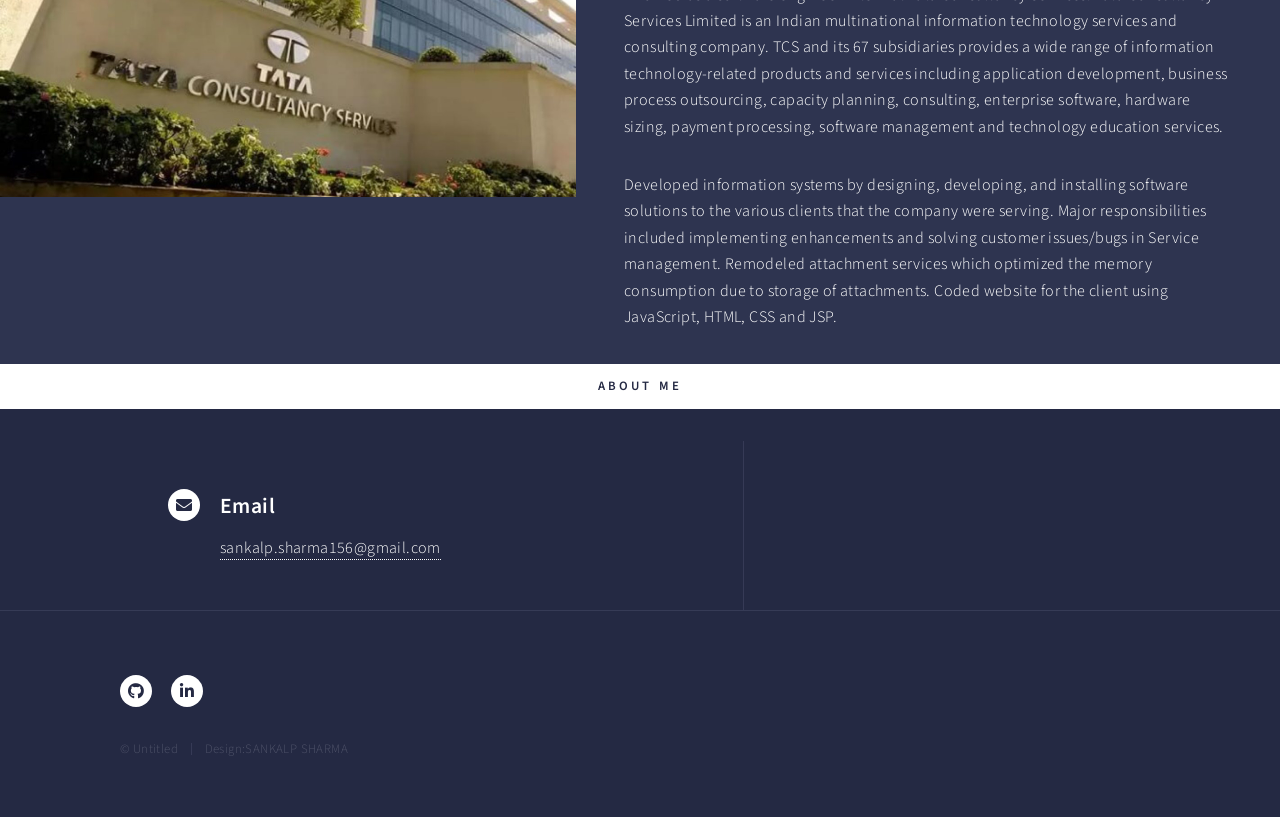
<file: work_experience.html>
<!DOCTYPE HTML>

<html>
	<head>
		<title>Landing - my portfolio by Sankalp Sharma</title>
		<meta charset="utf-8" />
		<meta name="viewport" content="width=device-width, initial-scale=1, user-scalable=no" />
		<link rel="stylesheet" href="assets/css/main.css" />
		<noscript><link rel="stylesheet" href="assets/css/noscript.css" /></noscript>
	</head>
	<body class="is-preload">

		<!-- Wrapper -->
			<div id="wrapper">

				<!-- Header -->
				<!-- Note: The "styleN" class below should match that of the banner element. -->
					<header id="header" class="alt style2">
						<a href="index.html" class="logo"><strong>Sankalp</strong> <span>Sharma</span></a>
						<nav>
							<a href="#menu">Menu</a>
						</nav>
					</header>

				<!-- Menu -->
					<nav id="menu">
						<ul class="links">
							<li><a href="index.html">Home</a></li>
                            <li><a href="landing.html">My Projects</a></li>
                            <li><a href="work_experience.html">Work Experience</a></li>
							
							
						</ul>
						<ul class="actions stacked">
							<li><a href="generic.html" class="button primary fit">Contact Me</a></li>
						<!--
							<li><a href="#" class="button fit">Log In</a></li>
						-->
						</ul>
					</nav>

				<!-- Banner -->
				<!-- Note: The "styleN" class below should match that of the header element. -->
					<section id="banner" class="style2">
						<div class="inner">
							<span class="image">
								<img src="images/work_ex.jpg" alt="" />
							</span>
							<header class="major">
								<h1>Work Experience</h1>
							</header>
							<div class="content">
								<p>Here is a list of my professional work experience.</p>
							</div>
						</div>
					</section>

				<!-- Main -->
				<div id="main">

					<!-- One -->
					<!--
						<section id="one">
							<div class="inner">
								<header class="major">
									<h2>My Recent Projects </h2>
								</header>
								<p>Here you are going to see a list of projects that I have worked on recently. You will find a brief description of the projects here. </p>
								<p>To learn more about the projects and to have a look at the code I will link the GitHub repositories of each of the projects, So if you want to have a look at them or want to contribute you can always fork the repository.</p>
							</div>
						</section>
						-->
					<!-- Two -->
						<section id="two" class="spotlights">
							<section>
								<a href="#"  class="image">
									<img src="images/startup_eastbay.jpg" alt="" data-position="center center" />
								</a>
								<div class="content">
									<div class="inner">
										<header class="major">
											<h3>Frontend Intern, Startup East Bay</h3>
										</header>
										<p>I worked as the Frontend Intern at California State University, East Bay under the startup east bay department.</p>
										<p>Made the website for a startup initiative using the MERN stack. Maintained and improved the website overtime. Designed mobile based features and optimised the application for speed. Collaborated with the backend decelopers to improve the usability and promptness of the web application. Extensively worked on the Node and React javascript aspect of the application. Used express and mongodb to maintain the site. </p>
										<p>It was a very informative and learning experience working for the team. We had a small team of like minded professional people. All belived in brainstorming issues together and giving valuable input to each other as and when needed. We also got great support from the prof. who would supervise us and give insights on how to deal with a situation at hand. It was a wonderful experience and I have learned so much during my internship. I am thankful for the opportunity that was provided to me by the University.</p>
									</div>
								</div>
							</section>
							<section>
								<a href="#"  class="image">
									<img src="images/iparko.jpg" alt="" data-position="top center" />
								</a>
								<div class="content">
									<div class="inner">
										<header class="major">
											<h3>Software Engineer, iParko</h3>
										</header>
										<p>Worked as a software engineer for the startup iParko in Chennai, India. The startup was a smart solution to all the parkimg issues we were facing in the city of chennai. It was made to improve the parking conditions in the city by giving an intelligent solution using IOT and smart application. This allowed the consumer to find nearest available parking spots and pay for the parking at a cheaper price compared to the commercial rates on the parking spots.</p>
										<p>I worked on creating the early stages of the application. Provided support in the working, maintaining and managing of the application. Worked extensively on the Front-end of the mobile and web application. </p>
										
									</div>
								</div>
							</section>
							<section>
								<a href="#"  class="image">
									<img src="images/tcs.jpg" alt="" data-position="center center" />
								</a>
								<div class="content">
									<div class="inner">
										<header class="major">
											<h3>Software Engineer Intern, Tata Consultancy Services</h3>
										</header>
										<p>I worked as a software engineer intern at Tata Consultancy Services. Tata Consultancy Services Limited is an Indian multinational information technology services and consulting company. TCS and its 67 subsidiaries provides a wide range of information technology-related products and services including application development, business process outsourcing, capacity planning, consulting, enterprise software, hardware sizing, payment processing, software management and technology education services.</p>
										<p>Developed information systems by designing, developing, and installing software solutions to the
											various clients that the company were serving. Major responsibilities included implementing enhancements and solving customer issues/bugs in
											Service management. Remodeled attachment services which optimized the memory consumption due to storage of
											attachments. Coded website for the client using JavaScript, HTML, CSS and JSP. </p>
											
									</div>
								</div>
							</section>
							<ul class="actions stacked">
								<li><a href="generic.html" class="button primary fit">About Me</a></li>
						</section>

					<!-- Three 
						<section id="three">
							<div class="inner">
								<header class="major">
									<h2>About Me</h2>
								</header>
								<p> </p>
								<ul class="actions">
									<li><a href="generic.html" class="button next">learn more</a></li>
								</ul>
							</div>
						</section>
						-->

				</div>

				<!-- Contact -->
				<section id="contact">
					<div class="inner">
						<!--
						<section>
							<form method="post" action="#">
								<div class="fields">
									<div class="field half">
										<label for="name">Name</label>
										<input type="text" name="name" id="name" />
									</div>
									<div class="field half">
										<label for="email">Email</label>
										<input type="text" name="email" id="email" />
									</div>
									<div class="field">
										<label for="message">Message</label>
										<textarea name="message" id="message" rows="6"></textarea>
									</div>
								</div>
								<ul class="actions">
									<li><input type="submit" value="Send Message" class="primary" /></li>
									<li><input type="reset" value="Clear" /></li>
								</ul>
							</form>
						</section>
					-->
					
						<section class="split">
							<section>
								<div class="contact-method">
									<span class="icon solid alt fa-envelope"></span>
									<h3>Email</h3>
									<a href="mailto:sankalp.sharma156@gmail.com" target="_blank">sankalp.sharma156@gmail.com</a>
								</div>
							</section>
							<!--
							<section>
								<div class="contact-method">
									<span class="icon solid alt fa-phone"></span>
									<h3>Phone</h3>
									<span>(000) 000-0000 x12387</span>
								</div>
							</section>
							<section>
								<div class="contact-method">
									<span class="icon solid alt fa-home"></span>
									<h3>Address</h3>
									<span>1234 Somewhere Road #5432<br />
									Nashville, TN 00000<br />
									United States of America</span>
								</div>
							</section>
							-->
						</section>
					</div>
					
				</section>

			<!-- Footer -->
				<footer id="footer">
					<div class="inner">
					
						<ul class="icons">
							<li><a href="https://github.com/sankalpsharmaofficial" target="_blank" class="icon brands alt fa-github"><span class="label">GitHub</span></a></li>
								<li><a href="https://www.linkedin.com/in/sankalp-sharma156/" target="_blank" class="icon brands alt fa-linkedin-in"><span class="label">LinkedIn</span></a></li>
						</ul>
						<ul class="copyright">
							<li>&copy; Untitled</li><li>Design:SANKALP SHARMA</a></li>
						</ul>
						
					</div>
				</footer>

		</div>

		<!-- Scripts -->
			<script src="assets/js/jquery.min.js"></script>
			<script src="assets/js/jquery.scrolly.min.js"></script>
			<script src="assets/js/jquery.scrollex.min.js"></script>
			<script src="assets/js/browser.min.js"></script>
			<script src="assets/js/breakpoints.min.js"></script>
			<script src="assets/js/util.js"></script>
			<script src="assets/js/main.js"></script>

	</body>
</html>
</file>
<file: assets/css/noscript.css>
/*
	Forty by HTML5 UP
	html5up.net | @ajlkn
	Free for personal and commercial use under the CCA 3.0 license (html5up.net/license)
*/

/* Banner */

	body.is-preload #banner:after {
		opacity: 0.85;
	}

	body.is-preload #banner > .inner {
		-moz-filter: none;
		-webkit-filter: none;
		-ms-filter: none;
		filter: none;
		-moz-transform: none;
		-webkit-transform: none;
		-ms-transform: none;
		transform: none;
		opacity: 1;
	}
</file>
<file: assets/css/main.css>
@import url(fontawesome-all.min.css);
@import url("https://fonts.googleapis.com/css?family=Source+Sans+Pro:300,300italic,600,600italic");

/*
	Forty by HTML5 UP
	html5up.net | @ajlkn
	Free for personal and commercial use under the CCA 3.0 license (html5up.net/license)
*/

html,
body,
div,
span,
applet,
object,
iframe,
h1,
h2,
h3,
h4,
h5,
h6,
p,
blockquote,
pre,
a,
abbr,
acronym,
address,
big,
cite,
code,
del,
dfn,
em,
img,
ins,
kbd,
q,
s,
samp,
small,
strike,
strong,
sub,
sup,
tt,
var,
b,
u,
i,
center,
dl,
dt,
dd,
ol,
ul,
li,
fieldset,
form,
label,
legend,
table,
caption,
tbody,
tfoot,
thead,
tr,
th,
td,
article,
aside,
canvas,
details,
embed,
figure,
figcaption,
footer,
header,
hgroup,
menu,
nav,
output,
ruby,
section,
summary,
time,
mark,
audio,
video {
  margin: 0;
  padding: 0;
  border: 0;
  font-size: 100%;
  font: inherit;
  vertical-align: baseline;
}

article,
aside,
details,
figcaption,
figure,
footer,
header,
hgroup,
menu,
nav,
section {
  display: block;
}

body {
  line-height: 1;
}

ol,
ul {
  list-style: none;
}

blockquote,
q {
  quotes: none;
}

blockquote:before,
blockquote:after,
q:before,
q:after {
  content: "";
  content: none;
}

table {
  border-collapse: collapse;
  border-spacing: 0;
}

body {
  -webkit-text-size-adjust: none;
}

mark {
  background-color: transparent;
  color: inherit;
}

input::-moz-focus-inner {
  border: 0;
  padding: 0;
}

input,
select,
textarea {
  -moz-appearance: none;
  -webkit-appearance: none;
  -ms-appearance: none;
  appearance: none;
}

/* Basic */

@-ms-viewport {
  width: device-width;
}

body {
  -ms-overflow-style: scrollbar;
}

@media screen and (max-width: 480px) {
  html,
  body {
    min-width: 320px;
  }
}

html {
  box-sizing: border-box;
}

*,
*:before,
*:after {
  box-sizing: inherit;
}

body {
  background: #242943;
}

body.is-preload *,
body.is-preload *:before,
body.is-preload *:after {
  -moz-animation: none !important;
  -webkit-animation: none !important;
  -ms-animation: none !important;
  animation: none !important;
  -moz-transition: none !important;
  -webkit-transition: none !important;
  -ms-transition: none !important;
  transition: none !important;
}

/* Type */

body,
input,
select,
textarea {
  color: #ffffff;
  font-family: "Source Sans Pro", Helvetica, sans-serif;
  font-size: 17pt;
  font-weight: 300;
  letter-spacing: 0.025em;
  line-height: 1.65;
}

@media screen and (max-width: 1680px) {
  body,
  input,
  select,
  textarea {
    font-size: 14pt;
  }
}

@media screen and (max-width: 1280px) {
  body,
  input,
  select,
  textarea {
    font-size: 12pt;
  }
}

@media screen and (max-width: 360px) {
  body,
  input,
  select,
  textarea {
    font-size: 11pt;
  }
}

a {
  -moz-transition: color 0.2s ease-in-out, border-bottom-color 0.2s ease-in-out;
  -webkit-transition: color 0.2s ease-in-out,
    border-bottom-color 0.2s ease-in-out;
  -ms-transition: color 0.2s ease-in-out, border-bottom-color 0.2s ease-in-out;
  transition: color 0.2s ease-in-out, border-bottom-color 0.2s ease-in-out;
  border-bottom: dotted 1px;
  color: inherit;
  text-decoration: none;
}

a:hover {
  border-bottom-color: transparent;
  color: #9bf1ff !important;
}

a:active {
  color: #53e3fb !important;
}

strong,
b {
  color: #ffffff;
  font-weight: 600;
}

em,
i {
  font-style: italic;
}

p {
  margin: 0 0 2em 0;
}

h1,
h2,
h3,
h4,
h5,
h6 {
  color: #ffffff;
  font-weight: 600;
  line-height: 1.65;
  margin: 0 0 1em 0;
}

h1 a,
h2 a,
h3 a,
h4 a,
h5 a,
h6 a {
  color: inherit;
  border-bottom: 0;
}

h1 {
  font-size: 2.5em;
}

h2 {
  font-size: 1.75em;
}

h3 {
  font-size: 1.35em;
}

h4 {
  font-size: 1.1em;
}

h5 {
  font-size: 0.9em;
}

h6 {
  font-size: 0.7em;
}

@media screen and (max-width: 736px) {
  h1 {
    font-size: 2em;
  }

  h2 {
    font-size: 1.5em;
  }

  h3 {
    font-size: 1.25em;
  }
}

sub {
  font-size: 0.8em;
  position: relative;
  top: 0.5em;
}

sup {
  font-size: 0.8em;
  position: relative;
  top: -0.5em;
}

blockquote {
  border-left: solid 4px rgba(212, 212, 255, 0.1);
  font-style: italic;
  margin: 0 0 2em 0;
  padding: 0.5em 0 0.5em 2em;
}

code {
  background: rgba(212, 212, 255, 0.035);
  font-family: "Courier New", monospace;
  font-size: 0.9em;
  margin: 0 0.25em;
  padding: 0.25em 0.65em;
}

pre {
  -webkit-overflow-scrolling: touch;
  font-family: "Courier New", monospace;
  font-size: 0.9em;
  margin: 0 0 2em 0;
}

pre code {
  display: block;
  line-height: 1.75;
  padding: 1em 1.5em;
  overflow-x: auto;
}

hr {
  border: 0;
  border-bottom: solid 1px rgba(212, 212, 255, 0.1);
  margin: 2em 0;
}

hr.major {
  margin: 3em 0;
}

.align-left {
  text-align: left;
}

.align-center {
  text-align: center;
}

.align-right {
  text-align: right;
}

/* Row */

.row {
  display: flex;
  flex-wrap: wrap;
  box-sizing: border-box;
  align-items: stretch;
}

.row > * {
  box-sizing: border-box;
}

.row.gtr-uniform > * > :last-child {
  margin-bottom: 0;
}

.row.aln-left {
  justify-content: flex-start;
}

.row.aln-center {
  justify-content: center;
}

.row.aln-right {
  justify-content: flex-end;
}

.row.aln-top {
  align-items: flex-start;
}

.row.aln-middle {
  align-items: center;
}

.row.aln-bottom {
  align-items: flex-end;
}

.row > .imp {
  order: -1;
}

.row > .col-1 {
  width: 8.33333%;
}

.row > .off-1 {
  margin-left: 8.33333%;
}

.row > .col-2 {
  width: 16.66667%;
}

.row > .off-2 {
  margin-left: 16.66667%;
}

.row > .col-3 {
  width: 25%;
}

.row > .off-3 {
  margin-left: 25%;
}

.row > .col-4 {
  width: 33.33333%;
}

.row > .off-4 {
  margin-left: 33.33333%;
}

.row > .col-5 {
  width: 41.66667%;
}

.row > .off-5 {
  margin-left: 41.66667%;
}

.row > .col-6 {
  width: 50%;
}

.row > .off-6 {
  margin-left: 50%;
}

.row > .col-7 {
  width: 58.33333%;
}

.row > .off-7 {
  margin-left: 58.33333%;
}

.row > .col-8 {
  width: 66.66667%;
}

.row > .off-8 {
  margin-left: 66.66667%;
}

.row > .col-9 {
  width: 75%;
}

.row > .off-9 {
  margin-left: 75%;
}

.row > .col-10 {
  width: 83.33333%;
}

.row > .off-10 {
  margin-left: 83.33333%;
}

.row > .col-11 {
  width: 91.66667%;
}

.row > .off-11 {
  margin-left: 91.66667%;
}

.row > .col-12 {
  width: 100%;
}

.row > .off-12 {
  margin-left: 100%;
}

.row.gtr-0 {
  margin-top: 0;
  margin-left: 0em;
}

.row.gtr-0 > * {
  padding: 0 0 0 0em;
}

.row.gtr-0.gtr-uniform {
  margin-top: 0em;
}

.row.gtr-0.gtr-uniform > * {
  padding-top: 0em;
}

.row.gtr-25 {
  margin-top: 0;
  margin-left: -0.5em;
}

.row.gtr-25 > * {
  padding: 0 0 0 0.5em;
}

.row.gtr-25.gtr-uniform {
  margin-top: -0.5em;
}

.row.gtr-25.gtr-uniform > * {
  padding-top: 0.5em;
}

.row.gtr-50 {
  margin-top: 0;
  margin-left: -1em;
}

.row.gtr-50 > * {
  padding: 0 0 0 1em;
}

.row.gtr-50.gtr-uniform {
  margin-top: -1em;
}

.row.gtr-50.gtr-uniform > * {
  padding-top: 1em;
}

.row {
  margin-top: 0;
  margin-left: -2em;
}

.row > * {
  padding: 0 0 0 2em;
}

.row.gtr-uniform {
  margin-top: -2em;
}

.row.gtr-uniform > * {
  padding-top: 2em;
}

.row.gtr-150 {
  margin-top: 0;
  margin-left: -3em;
}

.row.gtr-150 > * {
  padding: 0 0 0 3em;
}

.row.gtr-150.gtr-uniform {
  margin-top: -3em;
}

.row.gtr-150.gtr-uniform > * {
  padding-top: 3em;
}

.row.gtr-200 {
  margin-top: 0;
  margin-left: -4em;
}

.row.gtr-200 > * {
  padding: 0 0 0 4em;
}

.row.gtr-200.gtr-uniform {
  margin-top: -4em;
}

.row.gtr-200.gtr-uniform > * {
  padding-top: 4em;
}

@media screen and (max-width: 1680px) {
  .row {
    display: flex;
    flex-wrap: wrap;
    box-sizing: border-box;
    align-items: stretch;
  }

  .row > * {
    box-sizing: border-box;
  }

  .row.gtr-uniform > * > :last-child {
    margin-bottom: 0;
  }

  .row.aln-left {
    justify-content: flex-start;
  }

  .row.aln-center {
    justify-content: center;
  }

  .row.aln-right {
    justify-content: flex-end;
  }

  .row.aln-top {
    align-items: flex-start;
  }

  .row.aln-middle {
    align-items: center;
  }

  .row.aln-bottom {
    align-items: flex-end;
  }

  .row > .imp-xlarge {
    order: -1;
  }

  .row > .col-1-xlarge {
    width: 8.33333%;
  }

  .row > .off-1-xlarge {
    margin-left: 8.33333%;
  }

  .row > .col-2-xlarge {
    width: 16.66667%;
  }

  .row > .off-2-xlarge {
    margin-left: 16.66667%;
  }

  .row > .col-3-xlarge {
    width: 25%;
  }

  .row > .off-3-xlarge {
    margin-left: 25%;
  }

  .row > .col-4-xlarge {
    width: 33.33333%;
  }

  .row > .off-4-xlarge {
    margin-left: 33.33333%;
  }

  .row > .col-5-xlarge {
    width: 41.66667%;
  }

  .row > .off-5-xlarge {
    margin-left: 41.66667%;
  }

  .row > .col-6-xlarge {
    width: 50%;
  }

  .row > .off-6-xlarge {
    margin-left: 50%;
  }

  .row > .col-7-xlarge {
    width: 58.33333%;
  }

  .row > .off-7-xlarge {
    margin-left: 58.33333%;
  }

  .row > .col-8-xlarge {
    width: 66.66667%;
  }

  .row > .off-8-xlarge {
    margin-left: 66.66667%;
  }

  .row > .col-9-xlarge {
    width: 75%;
  }

  .row > .off-9-xlarge {
    margin-left: 75%;
  }

  .row > .col-10-xlarge {
    width: 83.33333%;
  }

  .row > .off-10-xlarge {
    margin-left: 83.33333%;
  }

  .row > .col-11-xlarge {
    width: 91.66667%;
  }

  .row > .off-11-xlarge {
    margin-left: 91.66667%;
  }

  .row > .col-12-xlarge {
    width: 100%;
  }

  .row > .off-12-xlarge {
    margin-left: 100%;
  }

  .row.gtr-0 {
    margin-top: 0;
    margin-left: 0em;
  }

  .row.gtr-0 > * {
    padding: 0 0 0 0em;
  }

  .row.gtr-0.gtr-uniform {
    margin-top: 0em;
  }

  .row.gtr-0.gtr-uniform > * {
    padding-top: 0em;
  }

  .row.gtr-25 {
    margin-top: 0;
    margin-left: -0.5em;
  }

  .row.gtr-25 > * {
    padding: 0 0 0 0.5em;
  }

  .row.gtr-25.gtr-uniform {
    margin-top: -0.5em;
  }

  .row.gtr-25.gtr-uniform > * {
    padding-top: 0.5em;
  }

  .row.gtr-50 {
    margin-top: 0;
    margin-left: -1em;
  }

  .row.gtr-50 > * {
    padding: 0 0 0 1em;
  }

  .row.gtr-50.gtr-uniform {
    margin-top: -1em;
  }

  .row.gtr-50.gtr-uniform > * {
    padding-top: 1em;
  }

  .row {
    margin-top: 0;
    margin-left: -2em;
  }

  .row > * {
    padding: 0 0 0 2em;
  }

  .row.gtr-uniform {
    margin-top: -2em;
  }

  .row.gtr-uniform > * {
    padding-top: 2em;
  }

  .row.gtr-150 {
    margin-top: 0;
    margin-left: -3em;
  }

  .row.gtr-150 > * {
    padding: 0 0 0 3em;
  }

  .row.gtr-150.gtr-uniform {
    margin-top: -3em;
  }

  .row.gtr-150.gtr-uniform > * {
    padding-top: 3em;
  }

  .row.gtr-200 {
    margin-top: 0;
    margin-left: -4em;
  }

  .row.gtr-200 > * {
    padding: 0 0 0 4em;
  }

  .row.gtr-200.gtr-uniform {
    margin-top: -4em;
  }

  .row.gtr-200.gtr-uniform > * {
    padding-top: 4em;
  }
}

@media screen and (max-width: 1280px) {
  .row {
    display: flex;
    flex-wrap: wrap;
    box-sizing: border-box;
    align-items: stretch;
  }

  .row > * {
    box-sizing: border-box;
  }

  .row.gtr-uniform > * > :last-child {
    margin-bottom: 0;
  }

  .row.aln-left {
    justify-content: flex-start;
  }

  .row.aln-center {
    justify-content: center;
  }

  .row.aln-right {
    justify-content: flex-end;
  }

  .row.aln-top {
    align-items: flex-start;
  }

  .row.aln-middle {
    align-items: center;
  }

  .row.aln-bottom {
    align-items: flex-end;
  }

  .row > .imp-large {
    order: -1;
  }

  .row > .col-1-large {
    width: 8.33333%;
  }

  .row > .off-1-large {
    margin-left: 8.33333%;
  }

  .row > .col-2-large {
    width: 16.66667%;
  }

  .row > .off-2-large {
    margin-left: 16.66667%;
  }

  .row > .col-3-large {
    width: 25%;
  }

  .row > .off-3-large {
    margin-left: 25%;
  }

  .row > .col-4-large {
    width: 33.33333%;
  }

  .row > .off-4-large {
    margin-left: 33.33333%;
  }

  .row > .col-5-large {
    width: 41.66667%;
  }

  .row > .off-5-large {
    margin-left: 41.66667%;
  }

  .row > .col-6-large {
    width: 50%;
  }

  .row > .off-6-large {
    margin-left: 50%;
  }

  .row > .col-7-large {
    width: 58.33333%;
  }

  .row > .off-7-large {
    margin-left: 58.33333%;
  }

  .row > .col-8-large {
    width: 66.66667%;
  }

  .row > .off-8-large {
    margin-left: 66.66667%;
  }

  .row > .col-9-large {
    width: 75%;
  }

  .row > .off-9-large {
    margin-left: 75%;
  }

  .row > .col-10-large {
    width: 83.33333%;
  }

  .row > .off-10-large {
    margin-left: 83.33333%;
  }

  .row > .col-11-large {
    width: 91.66667%;
  }

  .row > .off-11-large {
    margin-left: 91.66667%;
  }

  .row > .col-12-large {
    width: 100%;
  }

  .row > .off-12-large {
    margin-left: 100%;
  }

  .row.gtr-0 {
    margin-top: 0;
    margin-left: 0em;
  }

  .row.gtr-0 > * {
    padding: 0 0 0 0em;
  }

  .row.gtr-0.gtr-uniform {
    margin-top: 0em;
  }

  .row.gtr-0.gtr-uniform > * {
    padding-top: 0em;
  }

  .row.gtr-25 {
    margin-top: 0;
    margin-left: -0.375em;
  }

  .row.gtr-25 > * {
    padding: 0 0 0 0.375em;
  }

  .row.gtr-25.gtr-uniform {
    margin-top: -0.375em;
  }

  .row.gtr-25.gtr-uniform > * {
    padding-top: 0.375em;
  }

  .row.gtr-50 {
    margin-top: 0;
    margin-left: -0.75em;
  }

  .row.gtr-50 > * {
    padding: 0 0 0 0.75em;
  }

  .row.gtr-50.gtr-uniform {
    margin-top: -0.75em;
  }

  .row.gtr-50.gtr-uniform > * {
    padding-top: 0.75em;
  }

  .row {
    margin-top: 0;
    margin-left: -1.5em;
  }

  .row > * {
    padding: 0 0 0 1.5em;
  }

  .row.gtr-uniform {
    margin-top: -1.5em;
  }

  .row.gtr-uniform > * {
    padding-top: 1.5em;
  }

  .row.gtr-150 {
    margin-top: 0;
    margin-left: -2.25em;
  }

  .row.gtr-150 > * {
    padding: 0 0 0 2.25em;
  }

  .row.gtr-150.gtr-uniform {
    margin-top: -2.25em;
  }

  .row.gtr-150.gtr-uniform > * {
    padding-top: 2.25em;
  }

  .row.gtr-200 {
    margin-top: 0;
    margin-left: -3em;
  }

  .row.gtr-200 > * {
    padding: 0 0 0 3em;
  }

  .row.gtr-200.gtr-uniform {
    margin-top: -3em;
  }

  .row.gtr-200.gtr-uniform > * {
    padding-top: 3em;
  }
}

@media screen and (max-width: 980px) {
  .row {
    display: flex;
    flex-wrap: wrap;
    box-sizing: border-box;
    align-items: stretch;
  }

  .row > * {
    box-sizing: border-box;
  }

  .row.gtr-uniform > * > :last-child {
    margin-bottom: 0;
  }

  .row.aln-left {
    justify-content: flex-start;
  }

  .row.aln-center {
    justify-content: center;
  }

  .row.aln-right {
    justify-content: flex-end;
  }

  .row.aln-top {
    align-items: flex-start;
  }

  .row.aln-middle {
    align-items: center;
  }

  .row.aln-bottom {
    align-items: flex-end;
  }

  .row > .imp-medium {
    order: -1;
  }

  .row > .col-1-medium {
    width: 8.33333%;
  }

  .row > .off-1-medium {
    margin-left: 8.33333%;
  }

  .row > .col-2-medium {
    width: 16.66667%;
  }

  .row > .off-2-medium {
    margin-left: 16.66667%;
  }

  .row > .col-3-medium {
    width: 25%;
  }

  .row > .off-3-medium {
    margin-left: 25%;
  }

  .row > .col-4-medium {
    width: 33.33333%;
  }

  .row > .off-4-medium {
    margin-left: 33.33333%;
  }

  .row > .col-5-medium {
    width: 41.66667%;
  }

  .row > .off-5-medium {
    margin-left: 41.66667%;
  }

  .row > .col-6-medium {
    width: 50%;
  }

  .row > .off-6-medium {
    margin-left: 50%;
  }

  .row > .col-7-medium {
    width: 58.33333%;
  }

  .row > .off-7-medium {
    margin-left: 58.33333%;
  }

  .row > .col-8-medium {
    width: 66.66667%;
  }

  .row > .off-8-medium {
    margin-left: 66.66667%;
  }

  .row > .col-9-medium {
    width: 75%;
  }

  .row > .off-9-medium {
    margin-left: 75%;
  }

  .row > .col-10-medium {
    width: 83.33333%;
  }

  .row > .off-10-medium {
    margin-left: 83.33333%;
  }

  .row > .col-11-medium {
    width: 91.66667%;
  }

  .row > .off-11-medium {
    margin-left: 91.66667%;
  }

  .row > .col-12-medium {
    width: 100%;
  }

  .row > .off-12-medium {
    margin-left: 100%;
  }

  .row.gtr-0 {
    margin-top: 0;
    margin-left: 0em;
  }

  .row.gtr-0 > * {
    padding: 0 0 0 0em;
  }

  .row.gtr-0.gtr-uniform {
    margin-top: 0em;
  }

  .row.gtr-0.gtr-uniform > * {
    padding-top: 0em;
  }

  .row.gtr-25 {
    margin-top: 0;
    margin-left: -0.375em;
  }

  .row.gtr-25 > * {
    padding: 0 0 0 0.375em;
  }

  .row.gtr-25.gtr-uniform {
    margin-top: -0.375em;
  }

  .row.gtr-25.gtr-uniform > * {
    padding-top: 0.375em;
  }

  .row.gtr-50 {
    margin-top: 0;
    margin-left: -0.75em;
  }

  .row.gtr-50 > * {
    padding: 0 0 0 0.75em;
  }

  .row.gtr-50.gtr-uniform {
    margin-top: -0.75em;
  }

  .row.gtr-50.gtr-uniform > * {
    padding-top: 0.75em;
  }

  .row {
    margin-top: 0;
    margin-left: -1.5em;
  }

  .row > * {
    padding: 0 0 0 1.5em;
  }

  .row.gtr-uniform {
    margin-top: -1.5em;
  }

  .row.gtr-uniform > * {
    padding-top: 1.5em;
  }

  .row.gtr-150 {
    margin-top: 0;
    margin-left: -2.25em;
  }

  .row.gtr-150 > * {
    padding: 0 0 0 2.25em;
  }

  .row.gtr-150.gtr-uniform {
    margin-top: -2.25em;
  }

  .row.gtr-150.gtr-uniform > * {
    padding-top: 2.25em;
  }

  .row.gtr-200 {
    margin-top: 0;
    margin-left: -3em;
  }

  .row.gtr-200 > * {
    padding: 0 0 0 3em;
  }

  .row.gtr-200.gtr-uniform {
    margin-top: -3em;
  }

  .row.gtr-200.gtr-uniform > * {
    padding-top: 3em;
  }
}

@media screen and (max-width: 736px) {
  .row {
    display: flex;
    flex-wrap: wrap;
    box-sizing: border-box;
    align-items: stretch;
  }

  .row > * {
    box-sizing: border-box;
  }

  .row.gtr-uniform > * > :last-child {
    margin-bottom: 0;
  }

  .row.aln-left {
    justify-content: flex-start;
  }

  .row.aln-center {
    justify-content: center;
  }

  .row.aln-right {
    justify-content: flex-end;
  }

  .row.aln-top {
    align-items: flex-start;
  }

  .row.aln-middle {
    align-items: center;
  }

  .row.aln-bottom {
    align-items: flex-end;
  }

  .row > .imp-small {
    order: -1;
  }

  .row > .col-1-small {
    width: 8.33333%;
  }

  .row > .off-1-small {
    margin-left: 8.33333%;
  }

  .row > .col-2-small {
    width: 16.66667%;
  }

  .row > .off-2-small {
    margin-left: 16.66667%;
  }

  .row > .col-3-small {
    width: 25%;
  }

  .row > .off-3-small {
    margin-left: 25%;
  }

  .row > .col-4-small {
    width: 33.33333%;
  }

  .row > .off-4-small {
    margin-left: 33.33333%;
  }

  .row > .col-5-small {
    width: 41.66667%;
  }

  .row > .off-5-small {
    margin-left: 41.66667%;
  }

  .row > .col-6-small {
    width: 50%;
  }

  .row > .off-6-small {
    margin-left: 50%;
  }

  .row > .col-7-small {
    width: 58.33333%;
  }

  .row > .off-7-small {
    margin-left: 58.33333%;
  }

  .row > .col-8-small {
    width: 66.66667%;
  }

  .row > .off-8-small {
    margin-left: 66.66667%;
  }

  .row > .col-9-small {
    width: 75%;
  }

  .row > .off-9-small {
    margin-left: 75%;
  }

  .row > .col-10-small {
    width: 83.33333%;
  }

  .row > .off-10-small {
    margin-left: 83.33333%;
  }

  .row > .col-11-small {
    width: 91.66667%;
  }

  .row > .off-11-small {
    margin-left: 91.66667%;
  }

  .row > .col-12-small {
    width: 100%;
  }

  .row > .off-12-small {
    margin-left: 100%;
  }

  .row.gtr-0 {
    margin-top: 0;
    margin-left: 0em;
  }

  .row.gtr-0 > * {
    padding: 0 0 0 0em;
  }

  .row.gtr-0.gtr-uniform {
    margin-top: 0em;
  }

  .row.gtr-0.gtr-uniform > * {
    padding-top: 0em;
  }

  .row.gtr-25 {
    margin-top: 0;
    margin-left: -0.3125em;
  }

  .row.gtr-25 > * {
    padding: 0 0 0 0.3125em;
  }

  .row.gtr-25.gtr-uniform {
    margin-top: -0.3125em;
  }

  .row.gtr-25.gtr-uniform > * {
    padding-top: 0.3125em;
  }

  .row.gtr-50 {
    margin-top: 0;
    margin-left: -0.625em;
  }

  .row.gtr-50 > * {
    padding: 0 0 0 0.625em;
  }

  .row.gtr-50.gtr-uniform {
    margin-top: -0.625em;
  }

  .row.gtr-50.gtr-uniform > * {
    padding-top: 0.625em;
  }

  .row {
    margin-top: 0;
    margin-left: -1.25em;
  }

  .row > * {
    padding: 0 0 0 1.25em;
  }

  .row.gtr-uniform {
    margin-top: -1.25em;
  }

  .row.gtr-uniform > * {
    padding-top: 1.25em;
  }

  .row.gtr-150 {
    margin-top: 0;
    margin-left: -1.875em;
  }

  .row.gtr-150 > * {
    padding: 0 0 0 1.875em;
  }

  .row.gtr-150.gtr-uniform {
    margin-top: -1.875em;
  }

  .row.gtr-150.gtr-uniform > * {
    padding-top: 1.875em;
  }

  .row.gtr-200 {
    margin-top: 0;
    margin-left: -2.5em;
  }

  .row.gtr-200 > * {
    padding: 0 0 0 2.5em;
  }

  .row.gtr-200.gtr-uniform {
    margin-top: -2.5em;
  }

  .row.gtr-200.gtr-uniform > * {
    padding-top: 2.5em;
  }
}

@media screen and (max-width: 480px) {
  .row {
    display: flex;
    flex-wrap: wrap;
    box-sizing: border-box;
    align-items: stretch;
  }

  .row > * {
    box-sizing: border-box;
  }

  .row.gtr-uniform > * > :last-child {
    margin-bottom: 0;
  }

  .row.aln-left {
    justify-content: flex-start;
  }

  .row.aln-center {
    justify-content: center;
  }

  .row.aln-right {
    justify-content: flex-end;
  }

  .row.aln-top {
    align-items: flex-start;
  }

  .row.aln-middle {
    align-items: center;
  }

  .row.aln-bottom {
    align-items: flex-end;
  }

  .row > .imp-xsmall {
    order: -1;
  }

  .row > .col-1-xsmall {
    width: 8.33333%;
  }

  .row > .off-1-xsmall {
    margin-left: 8.33333%;
  }

  .row > .col-2-xsmall {
    width: 16.66667%;
  }

  .row > .off-2-xsmall {
    margin-left: 16.66667%;
  }

  .row > .col-3-xsmall {
    width: 25%;
  }

  .row > .off-3-xsmall {
    margin-left: 25%;
  }

  .row > .col-4-xsmall {
    width: 33.33333%;
  }

  .row > .off-4-xsmall {
    margin-left: 33.33333%;
  }

  .row > .col-5-xsmall {
    width: 41.66667%;
  }

  .row > .off-5-xsmall {
    margin-left: 41.66667%;
  }

  .row > .col-6-xsmall {
    width: 50%;
  }

  .row > .off-6-xsmall {
    margin-left: 50%;
  }

  .row > .col-7-xsmall {
    width: 58.33333%;
  }

  .row > .off-7-xsmall {
    margin-left: 58.33333%;
  }

  .row > .col-8-xsmall {
    width: 66.66667%;
  }

  .row > .off-8-xsmall {
    margin-left: 66.66667%;
  }

  .row > .col-9-xsmall {
    width: 75%;
  }

  .row > .off-9-xsmall {
    margin-left: 75%;
  }

  .row > .col-10-xsmall {
    width: 83.33333%;
  }

  .row > .off-10-xsmall {
    margin-left: 83.33333%;
  }

  .row > .col-11-xsmall {
    width: 91.66667%;
  }

  .row > .off-11-xsmall {
    margin-left: 91.66667%;
  }

  .row > .col-12-xsmall {
    width: 100%;
  }

  .row > .off-12-xsmall {
    margin-left: 100%;
  }

  .row.gtr-0 {
    margin-top: 0;
    margin-left: 0em;
  }

  .row.gtr-0 > * {
    padding: 0 0 0 0em;
  }

  .row.gtr-0.gtr-uniform {
    margin-top: 0em;
  }

  .row.gtr-0.gtr-uniform > * {
    padding-top: 0em;
  }

  .row.gtr-25 {
    margin-top: 0;
    margin-left: -0.3125em;
  }

  .row.gtr-25 > * {
    padding: 0 0 0 0.3125em;
  }

  .row.gtr-25.gtr-uniform {
    margin-top: -0.3125em;
  }

  .row.gtr-25.gtr-uniform > * {
    padding-top: 0.3125em;
  }

  .row.gtr-50 {
    margin-top: 0;
    margin-left: -0.625em;
  }

  .row.gtr-50 > * {
    padding: 0 0 0 0.625em;
  }

  .row.gtr-50.gtr-uniform {
    margin-top: -0.625em;
  }

  .row.gtr-50.gtr-uniform > * {
    padding-top: 0.625em;
  }

  .row {
    margin-top: 0;
    margin-left: -1.25em;
  }

  .row > * {
    padding: 0 0 0 1.25em;
  }

  .row.gtr-uniform {
    margin-top: -1.25em;
  }

  .row.gtr-uniform > * {
    padding-top: 1.25em;
  }

  .row.gtr-150 {
    margin-top: 0;
    margin-left: -1.875em;
  }

  .row.gtr-150 > * {
    padding: 0 0 0 1.875em;
  }

  .row.gtr-150.gtr-uniform {
    margin-top: -1.875em;
  }

  .row.gtr-150.gtr-uniform > * {
    padding-top: 1.875em;
  }

  .row.gtr-200 {
    margin-top: 0;
    margin-left: -2.5em;
  }

  .row.gtr-200 > * {
    padding: 0 0 0 2.5em;
  }

  .row.gtr-200.gtr-uniform {
    margin-top: -2.5em;
  }

  .row.gtr-200.gtr-uniform > * {
    padding-top: 2.5em;
  }
}

/* Section/Article */

section.special,
article.special {
  text-align: center;
}

header.major {
  width: -moz-max-content;
  width: -webkit-max-content;
  width: -ms-max-content;
  width: max-content;
  margin-bottom: 2em;
}

header.major > :first-child {
  margin-bottom: 0;
  width: calc(100% + 0.5em);
}

header.major > :first-child:after {
  content: "";
  background-color: #ffffff;
  display: block;
  height: 2px;
  margin: 0.325em 0 0.5em 0;
  width: 100%;
}

header.major > p {
  font-size: 0.7em;
  font-weight: 600;
  letter-spacing: 0.25em;
  margin-bottom: 0;
  text-transform: uppercase;
}

body.is-ie header.major > :first-child:after {
  max-width: 9em;
}

body.is-ie header.major > h1:after {
  max-width: 100% !important;
}

@media screen and (max-width: 736px) {
  header.major > p br {
    display: none;
  }
}

/* Form */

form {
  margin: 0 0 2em 0;
}

form > :last-child {
  margin-bottom: 0;
}

form > .fields {
  display: -moz-flex;
  display: -webkit-flex;
  display: -ms-flex;
  display: flex;
  -moz-flex-wrap: wrap;
  -webkit-flex-wrap: wrap;
  -ms-flex-wrap: wrap;
  flex-wrap: wrap;
  width: calc(100% + 3em);
  margin: -1.5em 0 2em -1.5em;
}

form > .fields > .field {
  -moz-flex-grow: 0;
  -webkit-flex-grow: 0;
  -ms-flex-grow: 0;
  flex-grow: 0;
  -moz-flex-shrink: 0;
  -webkit-flex-shrink: 0;
  -ms-flex-shrink: 0;
  flex-shrink: 0;
  padding: 1.5em 0 0 1.5em;
  width: calc(100% - 1.5em);
}

form > .fields > .field.half {
  width: calc(50% - 0.75em);
}

form > .fields > .field.third {
  width: calc(100% / 3 - 0.5em);
}

form > .fields > .field.quarter {
  width: calc(25% - 0.375em);
}

@media screen and (max-width: 480px) {
  form > .fields {
    width: calc(100% + 3em);
    margin: -1.5em 0 2em -1.5em;
  }

  form > .fields > .field {
    padding: 1.5em 0 0 1.5em;
    width: calc(100% - 1.5em);
  }

  form > .fields > .field.half {
    width: calc(100% - 1.5em);
  }

  form > .fields > .field.third {
    width: calc(100% - 1.5em);
  }

  form > .fields > .field.quarter {
    width: calc(100% - 1.5em);
  }
}

label {
  color: #ffffff;
  display: block;
  font-size: 0.8em;
  font-weight: 600;
  letter-spacing: 0.25em;
  margin: 0 0 1em 0;
  text-transform: uppercase;
}

input[type="text"],
input[type="password"],
input[type="email"],
input[type="tel"],
input[type="search"],
input[type="url"],
select,
textarea {
  -moz-appearance: none;
  -webkit-appearance: none;
  -ms-appearance: none;
  appearance: none;
  background: rgba(212, 212, 255, 0.035);
  border: none;
  border-radius: 0;
  color: inherit;
  display: block;
  outline: 0;
  padding: 0 1em;
  text-decoration: none;
  width: 100%;
}

input[type="text"]:invalid,
input[type="password"]:invalid,
input[type="email"]:invalid,
input[type="tel"]:invalid,
input[type="search"]:invalid,
input[type="url"]:invalid,
select:invalid,
textarea:invalid {
  box-shadow: none;
}

input[type="text"]:focus,
input[type="password"]:focus,
input[type="email"]:focus,
input[type="tel"]:focus,
input[type="search"]:focus,
input[type="url"]:focus,
select:focus,
textarea:focus {
  border-color: #9bf1ff;
  box-shadow: 0 0 0 2px #9bf1ff;
}

select {
  background-image: url("data:image/svg+xml;charset=utf8,%3Csvg xmlns='http://www.w3.org/2000/svg' width='40' height='40' preserveAspectRatio='none' viewBox='0 0 40 40'%3E%3Cpath d='M9.4,12.3l10.4,10.4l10.4-10.4c0.2-0.2,0.5-0.4,0.9-0.4c0.3,0,0.6,0.1,0.9,0.4l3.3,3.3c0.2,0.2,0.4,0.5,0.4,0.9 c0,0.4-0.1,0.6-0.4,0.9L20.7,31.9c-0.2,0.2-0.5,0.4-0.9,0.4c-0.3,0-0.6-0.1-0.9-0.4L4.3,17.3c-0.2-0.2-0.4-0.5-0.4-0.9 c0-0.4,0.1-0.6,0.4-0.9l3.3-3.3c0.2-0.2,0.5-0.4,0.9-0.4S9.1,12.1,9.4,12.3z' fill='rgba(212, 212, 255, 0.1)' /%3E%3C/svg%3E");
  background-size: 1.25rem;
  background-repeat: no-repeat;
  background-position: calc(100% - 1rem) center;
  height: 2.75em;
  padding-right: 2.75em;
  text-overflow: ellipsis;
}

select option {
  color: #ffffff;
  background: #242943;
}

select:focus::-ms-value {
  background-color: transparent;
}

select::-ms-expand {
  display: none;
}

input[type="text"],
input[type="password"],
input[type="email"],
input[type="tel"],
input[type="search"],
input[type="url"],
select {
  height: 2.75em;
}

textarea {
  padding: 0.75em 1em;
}

input[type="checkbox"],
input[type="radio"] {
  -moz-appearance: none;
  -webkit-appearance: none;
  -ms-appearance: none;
  appearance: none;
  display: block;
  float: left;
  margin-right: -2em;
  opacity: 0;
  width: 1em;
  z-index: -1;
}

input[type="checkbox"] + label,
input[type="radio"] + label {
  text-decoration: none;
  color: #ffffff;
  cursor: pointer;
  display: inline-block;
  font-weight: 300;
  padding-left: 2.65em;
  padding-right: 0.75em;
  position: relative;
}

input[type="checkbox"] + label:before,
input[type="radio"] + label:before {
  -moz-osx-font-smoothing: grayscale;
  -webkit-font-smoothing: antialiased;
  display: inline-block;
  font-style: normal;
  font-variant: normal;
  text-rendering: auto;
  line-height: 1;
  text-transform: none !important;
  font-family: "Font Awesome 5 Free";
  font-weight: 900;
}

input[type="checkbox"] + label:before,
input[type="radio"] + label:before {
  background: rgba(212, 212, 255, 0.035);
  content: "";
  display: inline-block;
  font-size: 0.8em;
  height: 2.0625em;
  left: 0;
  letter-spacing: 0;
  line-height: 2.0625em;
  position: absolute;
  text-align: center;
  top: 0;
  width: 2.0625em;
}

input[type="checkbox"]:checked + label:before,
input[type="radio"]:checked + label:before {
  background: #ffffff;
  border-color: #9bf1ff;
  content: "\f00c";
  color: #242943;
}

input[type="checkbox"]:focus + label:before,
input[type="radio"]:focus + label:before {
  box-shadow: 0 0 0 2px #9bf1ff;
}

input[type="radio"] + label:before {
  border-radius: 100%;
}

::-webkit-input-placeholder {
  color: rgba(244, 244, 255, 0.2) !important;
  opacity: 1;
}

:-moz-placeholder {
  color: rgba(244, 244, 255, 0.2) !important;
  opacity: 1;
}

::-moz-placeholder {
  color: rgba(244, 244, 255, 0.2) !important;
  opacity: 1;
}

:-ms-input-placeholder {
  color: rgba(244, 244, 255, 0.2) !important;
  opacity: 1;
}

/* Box */

.box {
  border: solid 1px rgba(212, 212, 255, 0.1);
  margin-bottom: 2em;
  padding: 1.5em;
}

.box > :last-child,
.box > :last-child > :last-child,
.box > :last-child > :last-child > :last-child {
  margin-bottom: 0;
}

.box.alt {
  border: 0;
  border-radius: 0;
  padding: 0;
}

/* Icon */

.icon {
  text-decoration: none;
  border-bottom: none;
  position: relative;
}

.icon:before {
  -moz-osx-font-smoothing: grayscale;
  -webkit-font-smoothing: antialiased;
  display: inline-block;
  font-style: normal;
  font-variant: normal;
  text-rendering: auto;
  line-height: 1;
  text-transform: none !important;
  font-family: "Font Awesome 5 Free";
  font-weight: 400;
}

.icon > .label {
  display: none;
}

.icon:before {
  line-height: inherit;
}

.icon.solid:before {
  font-weight: 900;
}

.icon.brands:before {
  font-family: "Font Awesome 5 Brands";
}

.icon.alt:before {
  background-color: #ffffff;
  border-radius: 100%;
  color: #242943;
  display: inline-block;
  height: 2em;
  line-height: 2em;
  text-align: center;
  width: 2em;
}

a.icon.alt:before {
  -moz-transition: background-color 0.2s ease-in-out;
  -webkit-transition: background-color 0.2s ease-in-out;
  -ms-transition: background-color 0.2s ease-in-out;
  transition: background-color 0.2s ease-in-out;
}

a.icon.alt:hover:before {
  background-color: #6fc3df;
}

a.icon.alt:active:before {
  background-color: #37a6cb;
}

/* Image */

.image {
  border: 0;
  display: inline-block;
  position: relative;
}

.image img {
  display: block;
}

.image.left,
.image.right {
  max-width: 30%;
}

.image.left img,
.image.right img {
  width: 100%;
}

.image.left {
  float: left;
  margin: 0 1.5em 1.25em 0;
  top: 0.25em;
}

.image.right {
  float: right;
  margin: 0 0 1.25em 1.5em;
  top: 0.25em;
}

.image.fit {
  display: block;
  margin: 0 0 2em 0;
  width: 100%;
}

.image.fit img {
  width: 100%;
}

.image.main {
  display: block;
  margin: 2.5em 0;
  width: 100%;
}

.image.main img {
  width: 100%;
}

@media screen and (max-width: 736px) {
  .image.main {
    margin: 1.5em 0;
  }
}

/* List */

ol {
  list-style: decimal;
  margin: 0 0 2em 0;
  padding-left: 1.25em;
}

ol li {
  padding-left: 0.25em;
}

ul {
  list-style: disc;
  margin: 0 0 2em 0;
  padding-left: 1em;
}

ul li {
  padding-left: 0.5em;
}

ul.alt {
  list-style: none;
  padding-left: 0;
}

ul.alt li {
  border-top: solid 1px rgba(212, 212, 255, 0.1);
  padding: 0.5em 0;
}

ul.alt li:first-child {
  border-top: 0;
  padding-top: 0;
}

dl {
  margin: 0 0 2em 0;
}

dl dt {
  display: block;
  font-weight: 600;
  margin: 0 0 1em 0;
}

dl dd {
  margin-left: 2em;
}

/* Actions */

ul.actions {
  display: -moz-flex;
  display: -webkit-flex;
  display: -ms-flex;
  display: flex;
  cursor: default;
  list-style: none;
  margin-left: -1em;
  padding-left: 0;
}

ul.actions li {
  padding: 0 0 0 1em;
  vertical-align: middle;
}

ul.actions.special {
  -moz-justify-content: center;
  -webkit-justify-content: center;
  -ms-justify-content: center;
  justify-content: center;
  width: 100%;
  margin-left: 0;
}

ul.actions.special li:first-child {
  padding-left: 0;
}

ul.actions.stacked {
  -moz-flex-direction: column;
  -webkit-flex-direction: column;
  -ms-flex-direction: column;
  flex-direction: column;
  margin-left: 0;
}

ul.actions.stacked li {
  padding: 1.3em 0 0 0;
}

ul.actions.stacked li:first-child {
  padding-top: 0;
}

ul.actions.fit {
  width: calc(100% + 1em);
}

ul.actions.fit li {
  -moz-flex-grow: 1;
  -webkit-flex-grow: 1;
  -ms-flex-grow: 1;
  flex-grow: 1;
  -moz-flex-shrink: 1;
  -webkit-flex-shrink: 1;
  -ms-flex-shrink: 1;
  flex-shrink: 1;
  width: 100%;
}

ul.actions.fit li > * {
  width: 100%;
}

ul.actions.fit.stacked {
  width: 100%;
}

/* Icons */

ul.icons {
  cursor: default;
  list-style: none;
  padding-left: 0;
}

ul.icons li {
  display: inline-block;
  padding: 0 1em 0 0;
}

ul.icons li:last-child {
  padding-right: 0;
}

@media screen and (max-width: 736px) {
  ul.icons li {
    padding: 0 0.75em 0 0;
  }
}

/* Pagination */

ul.pagination {
  cursor: default;
  list-style: none;
  padding-left: 0;
}

ul.pagination li {
  display: inline-block;
  padding-left: 0;
  vertical-align: middle;
}

ul.pagination li > .page {
  -moz-transition: background-color 0.2s ease-in-out, color 0.2s ease-in-out;
  -webkit-transition: background-color 0.2s ease-in-out, color 0.2s ease-in-out;
  -ms-transition: background-color 0.2s ease-in-out, color 0.2s ease-in-out;
  transition: background-color 0.2s ease-in-out, color 0.2s ease-in-out;
  border-bottom: 0;
  display: inline-block;
  font-size: 0.8em;
  font-weight: 600;
  height: 1.5em;
  line-height: 1.5em;
  margin: 0 0.125em;
  min-width: 1.5em;
  padding: 0 0.5em;
  text-align: center;
}

ul.pagination li > .page.active {
  background-color: #ffffff;
  color: #242943;
}

ul.pagination li > .page.active:hover {
  background-color: #9bf1ff;
  color: #242943 !important;
}

ul.pagination li > .page.active:active {
  background-color: #53e3fb;
}

ul.pagination li:first-child {
  padding-right: 0.75em;
}

ul.pagination li:last-child {
  padding-left: 0.75em;
}

@media screen and (max-width: 480px) {
  ul.pagination li:nth-child(n + 2):nth-last-child(n + 2) {
    display: none;
  }

  ul.pagination li:first-child {
    padding-right: 0;
  }
}

/* Table */

.table-wrapper {
  -webkit-overflow-scrolling: touch;
  overflow-x: auto;
}

table {
  margin: 0 0 2em 0;
  width: 100%;
}

table tbody tr {
  border: solid 1px rgba(212, 212, 255, 0.1);
  border-left: 0;
  border-right: 0;
}

table tbody tr:nth-child(2n + 1) {
  background-color: rgba(212, 212, 255, 0.035);
}

table td {
  padding: 0.75em 0.75em;
}

table th {
  color: #ffffff;
  font-size: 0.9em;
  font-weight: 600;
  padding: 0 0.75em 0.75em 0.75em;
  text-align: left;
}

table thead {
  border-bottom: solid 2px rgba(212, 212, 255, 0.1);
}

table tfoot {
  border-top: solid 2px rgba(212, 212, 255, 0.1);
}

table.alt {
  border-collapse: separate;
}

table.alt tbody tr td {
  border: solid 1px rgba(212, 212, 255, 0.1);
  border-left-width: 0;
  border-top-width: 0;
}

table.alt tbody tr td:first-child {
  border-left-width: 1px;
}

table.alt tbody tr:first-child td {
  border-top-width: 1px;
}

table.alt thead {
  border-bottom: 0;
}

table.alt tfoot {
  border-top: 0;
}

/* Button */

input[type="submit"],
input[type="reset"],
input[type="button"],
button,
.button {
  -moz-appearance: none;
  -webkit-appearance: none;
  -ms-appearance: none;
  appearance: none;
  -moz-transition: background-color 0.2s ease-in-out,
    box-shadow 0.2s ease-in-out, color 0.2s ease-in-out;
  -webkit-transition: background-color 0.2s ease-in-out,
    box-shadow 0.2s ease-in-out, color 0.2s ease-in-out;
  -ms-transition: background-color 0.2s ease-in-out, box-shadow 0.2s ease-in-out,
    color 0.2s ease-in-out;
  transition: background-color 0.2s ease-in-out, box-shadow 0.2s ease-in-out,
    color 0.2s ease-in-out;
  background-color: transparent;
  border: 0;
  border-radius: 0;
  box-shadow: inset 0 0 0 2px #ffffff;
  color: #ffffff;
  cursor: pointer;
  display: inline-block;
  font-size: 0.8em;
  font-weight: 600;
  height: 3.5em;
  letter-spacing: 0.25em;
  line-height: 3.5em;
  padding: 0 1.75em;
  text-align: center;
  text-decoration: none;
  text-transform: uppercase;
  white-space: nowrap;
}

input[type="submit"]:hover,
input[type="submit"]:active,
input[type="reset"]:hover,
input[type="reset"]:active,
input[type="button"]:hover,
input[type="button"]:active,
button:hover,
button:active,
.button:hover,
.button:active {
  box-shadow: inset 0 0 0 2px #9bf1ff;
  color: #9bf1ff;
}

input[type="submit"]:active,
input[type="reset"]:active,
input[type="button"]:active,
button:active,
.button:active {
  background-color: rgba(155, 241, 255, 0.1);
  box-shadow: inset 0 0 0 2px #53e3fb;
  color: #53e3fb;
}

input[type="submit"].icon:before,
input[type="reset"].icon:before,
input[type="button"].icon:before,
button.icon:before,
.button.icon:before {
  margin-right: 0.5em;
}

input[type="submit"].fit,
input[type="reset"].fit,
input[type="button"].fit,
button.fit,
.button.fit {
  width: 100%;
}

input[type="submit"].small,
input[type="reset"].small,
input[type="button"].small,
button.small,
.button.small {
  font-size: 0.6em;
}

input[type="submit"].large,
input[type="reset"].large,
input[type="button"].large,
button.large,
.button.large {
  font-size: 1.25em;
  height: 3em;
  line-height: 3em;
}

input[type="submit"].next,
input[type="reset"].next,
input[type="button"].next,
button.next,
.button.next {
  padding-right: 4.5em;
  position: relative;
}

input[type="submit"].next:before,
input[type="submit"].next:after,
input[type="reset"].next:before,
input[type="reset"].next:after,
input[type="button"].next:before,
input[type="button"].next:after,
button.next:before,
button.next:after,
.button.next:before,
.button.next:after {
  -moz-transition: opacity 0.2s ease-in-out;
  -webkit-transition: opacity 0.2s ease-in-out;
  -ms-transition: opacity 0.2s ease-in-out;
  transition: opacity 0.2s ease-in-out;
  background-position: center right;
  background-repeat: no-repeat;
  background-size: 36px 24px;
  content: "";
  display: block;
  height: 100%;
  position: absolute;
  right: 1.5em;
  top: 0;
  vertical-align: middle;
  width: 36px;
}

input[type="submit"].next:before,
input[type="reset"].next:before,
input[type="button"].next:before,
button.next:before,
.button.next:before {
  background-image: url("data:image/svg+xml;charset=utf8,%3Csvg xmlns='http://www.w3.org/2000/svg' xmlns:xlink='http://www.w3.org/1999/xlink' width='36px' height='24px' viewBox='0 0 36 24' zoomAndPan='disable'%3E%3Cstyle%3Eline %7B stroke: %23ffffff%3B stroke-width: 2px%3B %7D%3C/style%3E%3Cline x1='0' y1='12' x2='34' y2='12' /%3E%3Cline x1='25' y1='4' x2='34' y2='12.5' /%3E%3Cline x1='25' y1='20' x2='34' y2='11.5' /%3E%3C/svg%3E");
}

input[type="submit"].next:after,
input[type="reset"].next:after,
input[type="button"].next:after,
button.next:after,
.button.next:after {
  background-image: url("data:image/svg+xml;charset=utf8,%3Csvg xmlns='http://www.w3.org/2000/svg' xmlns:xlink='http://www.w3.org/1999/xlink' width='36px' height='24px' viewBox='0 0 36 24' zoomAndPan='disable'%3E%3Cstyle%3Eline %7B stroke: %239bf1ff%3B stroke-width: 2px%3B %7D%3C/style%3E%3Cline x1='0' y1='12' x2='34' y2='12' /%3E%3Cline x1='25' y1='4' x2='34' y2='12.5' /%3E%3Cline x1='25' y1='20' x2='34' y2='11.5' /%3E%3C/svg%3E");
  opacity: 0;
  z-index: 1;
}

input[type="submit"].next:hover:after,
input[type="submit"].next:active:after,
input[type="reset"].next:hover:after,
input[type="reset"].next:active:after,
input[type="button"].next:hover:after,
input[type="button"].next:active:after,
button.next:hover:after,
button.next:active:after,
.button.next:hover:after,
.button.next:active:after {
  opacity: 1;
}

@media screen and (max-width: 1280px) {
  input[type="submit"].next,
  input[type="reset"].next,
  input[type="button"].next,
  button.next,
  .button.next {
    padding-right: 5em;
  }
}

input[type="submit"].primary,
input[type="reset"].primary,
input[type="button"].primary,
button.primary,
.button.primary {
  background-color: #ffffff;
  box-shadow: none;
  color: #242943;
}

input[type="submit"].primary:hover,
input[type="submit"].primary:active,
input[type="reset"].primary:hover,
input[type="reset"].primary:active,
input[type="button"].primary:hover,
input[type="button"].primary:active,
button.primary:hover,
button.primary:active,
.button.primary:hover,
.button.primary:active {
  background-color: #9bf1ff;
  color: #242943 !important;
}

input[type="submit"].primary:active,
input[type="reset"].primary:active,
input[type="button"].primary:active,
button.primary:active,
.button.primary:active {
  background-color: #53e3fb;
}

input[type="submit"].disabled,
input[type="submit"]:disabled,
input[type="reset"].disabled,
input[type="reset"]:disabled,
input[type="button"].disabled,
input[type="button"]:disabled,
button.disabled,
button:disabled,
.button.disabled,
.button:disabled {
  pointer-events: none;
  cursor: default;
  opacity: 0.25;
}

/* Tiles */

.tiles {
  display: -moz-flex;
  display: -webkit-flex;
  display: -ms-flex;
  display: flex;
  -moz-flex-wrap: wrap;
  -webkit-flex-wrap: wrap;
  -ms-flex-wrap: wrap;
  flex-wrap: wrap;
  border-top: 0 !important;
}

.tiles + * {
  border-top: 0 !important;
}

.tiles article {
  -moz-align-items: center;
  -webkit-align-items: center;
  -ms-align-items: center;
  align-items: center;
  display: -moz-flex;
  display: -webkit-flex;
  display: -ms-flex;
  display: flex;
  -moz-transition: -moz-transform 0.25s ease, opacity 0.25s ease,
    -moz-filter 1s ease, -webkit-filter 1s ease;
  -webkit-transition: -webkit-transform 0.25s ease, opacity 0.25s ease,
    -webkit-filter 1s ease, -webkit-filter 1s ease;
  -ms-transition: -ms-transform 0.25s ease, opacity 0.25s ease,
    -ms-filter 1s ease, -webkit-filter 1s ease;
  transition: transform 0.25s ease, opacity 0.25s ease, filter 1s ease,
    -webkit-filter 1s ease;
  padding: 4em 4em 2em 4em;
  background-position: center;
  background-repeat: no-repeat;
  background-size: cover;
  cursor: default;
  height: 40vh;
  max-height: 40em;
  min-height: 23em;
  overflow: hidden;
  position: relative;
  width: 40%;
}

.tiles article .image {
  display: none;
}

.tiles article header {
  position: relative;
  z-index: 3;
}

.tiles article h3 {
  font-size: 1.75em;
}

.tiles article h3 a:hover {
  color: inherit !important;
}

.tiles article .link.primary {
  border: 0;
  height: 100%;
  left: 0;
  position: absolute;
  top: 0;
  width: 100%;
  z-index: 4;
}

.tiles article:before {
  -moz-transition: opacity 0.5s ease;
  -webkit-transition: opacity 0.5s ease;
  -ms-transition: opacity 0.5s ease;
  transition: opacity 0.5s ease;
  bottom: 0;
  content: "";
  display: block;
  height: 100%;
  left: 0;
  opacity: 0.85;
  position: absolute;
  width: 100%;
  z-index: 2;
}

.tiles article:after {
  background-color: rgba(36, 41, 67, 0.25);
  content: "";
  display: block;
  height: 100%;
  left: 0;
  position: absolute;
  top: 0;
  width: 100%;
  z-index: 1;
}

.tiles article:hover:before {
  opacity: 0;
}

.tiles article.is-transitioning {
  -moz-transform: scale(0.95);
  -webkit-transform: scale(0.95);
  -ms-transform: scale(0.95);
  transform: scale(0.95);
  -moz-filter: blur(0.5em);
  -webkit-filter: blur(0.5em);
  -ms-filter: blur(0.5em);
  filter: blur(0.5em);
  opacity: 0;
}

.tiles article:nth-child(4n - 1),
.tiles article:nth-child(4n - 2) {
  width: 60%;
}

.tiles article:nth-child(6n - 5):before {
  background-color: #6fc3df;
}

.tiles article:nth-child(6n - 4):before {
  background-color: #8d82c4;
}

.tiles article:nth-child(6n - 3):before {
  background-color: #ec8d81;
}

.tiles article:nth-child(6n - 2):before {
  background-color: #e7b788;
}

.tiles article:nth-child(6n - 1):before {
  background-color: #8ea9e8;
}

.tiles article:nth-child(6n):before {
  background-color: #87c5a4;
}

@media screen and (max-width: 1280px) {
  .tiles article {
    padding: 4em 3em 2em 3em;
    height: 30vh;
    max-height: 30em;
    min-height: 20em;
  }
}

@media screen and (max-width: 980px) {
  .tiles article {
    width: 50% !important;
  }
}

@media screen and (max-width: 736px) {
  .tiles article {
    padding: 3em 1.5em 1em 1.5em;
    height: 16em;
    max-height: none;
    min-height: 0;
  }

  .tiles article h3 {
    font-size: 1.5em;
  }
}

@media screen and (max-width: 480px) {
  .tiles {
    display: block;
  }

  .tiles article {
    height: 20em;
    width: 100% !important;
  }
}

/* Contact Method */

.contact-method {
  margin: 0 0 2em 0;
  padding-left: 3.25em;
  position: relative;
}

.contact-method .icon {
  left: 0;
  position: absolute;
  top: 0;
}

.contact-method h3 {
  margin: 0 0 0.5em 0;
}

/* Spotlights */

.spotlights {
  border-top: 0 !important;
}

.spotlights + * {
  border-top: 0 !important;
}

.spotlights > section {
  display: -moz-flex;
  display: -webkit-flex;
  display: -ms-flex;
  display: flex;
  -moz-flex-direction: row;
  -webkit-flex-direction: row;
  -ms-flex-direction: row;
  flex-direction: row;
  background-color: #2e3450;
}

.spotlights > section > .image {
  background-position: center center;
  background-size: cover;
  border-radius: 0;
  display: block;
  position: relative;
  width: 30%;
}

.spotlights > section > .image img {
  border-radius: 0;
  display: block;
  width: 100%;
}

.spotlights > section > .image:before {
  background: rgba(36, 41, 67, 0.9);
  content: "";
  display: block;
  height: 100%;
  left: 0;
  opacity: 0;
  position: absolute;
  top: 0;
  width: 100%;
}

.spotlights > section > .content {
  display: -moz-flex;
  display: -webkit-flex;
  display: -ms-flex;
  display: flex;
  -moz-flex-direction: column;
  -webkit-flex-direction: column;
  -ms-flex-direction: column;
  flex-direction: column;
  -moz-justify-content: center;
  -webkit-justify-content: center;
  -ms-justify-content: center;
  justify-content: center;
  -moz-align-items: center;
  -webkit-align-items: center;
  -ms-align-items: center;
  align-items: center;
  padding: 2em 3em 0.1em 3em;
  width: 70%;
}

.spotlights > section > .content > .inner {
  margin: 0 auto;
  max-width: 100%;
  width: 65em;
}

.spotlights > section:nth-child(2n) {
  -moz-flex-direction: row-reverse;
  -webkit-flex-direction: row-reverse;
  -ms-flex-direction: row-reverse;
  flex-direction: row-reverse;
  background-color: #333856;
}

.spotlights > section:nth-child(2n) > .content {
  -moz-align-items: -moz-flex-end;
  -webkit-align-items: -webkit-flex-end;
  -ms-align-items: -ms-flex-end;
  align-items: flex-end;
}

@media screen and (max-width: 1680px) {
  .spotlights > section > .image {
    width: 40%;
  }

  .spotlights > section > .content {
    width: 60%;
  }
}

@media screen and (max-width: 1280px) {
  .spotlights > section > .image {
    width: 45%;
  }

  .spotlights > section > .content {
    width: 55%;
  }
}

@media screen and (max-width: 980px) {
  .spotlights > section {
    display: block;
  }

  .spotlights > section > .image {
    width: 100%;
  }

  .spotlights > section > .content {
    padding: 4em 3em 2em 3em;
    width: 100%;
  }
}

@media screen and (max-width: 736px) {
  .spotlights > section > .content {
    padding: 3em 1.5em 1em 1.5em;
  }
}

/* Header */

@-moz-keyframes reveal-header {
  0% {
    top: -4em;
    opacity: 0;
  }

  100% {
    top: 0;
    opacity: 1;
  }
}

@-webkit-keyframes reveal-header {
  0% {
    top: -4em;
    opacity: 0;
  }

  100% {
    top: 0;
    opacity: 1;
  }
}

@-ms-keyframes reveal-header {
  0% {
    top: -4em;
    opacity: 0;
  }

  100% {
    top: 0;
    opacity: 1;
  }
}

@keyframes reveal-header {
  0% {
    top: -4em;
    opacity: 0;
  }

  100% {
    top: 0;
    opacity: 1;
  }
}

#header {
  display: -moz-flex;
  display: -webkit-flex;
  display: -ms-flex;
  display: flex;
  background-color: #2a2f4a;
  box-shadow: 0 0 0.25em 0 rgba(0, 0, 0, 0.15);
  cursor: default;
  font-weight: 600;
  height: 3.25em;
  left: 0;
  letter-spacing: 0.25em;
  line-height: 3.25em;
  margin: 0;
  position: fixed;
  text-transform: uppercase;
  top: 0;
  width: 100%;
  z-index: 10000;
}

#header .logo {
  border: 0;
  display: inline-block;
  font-size: 0.8em;
  height: inherit;
  line-height: inherit;
  padding: 0 1.5em;
}

#header .logo strong {
  -moz-transition: background-color 0.2s ease-in-out, color 0.2s ease-in-out;
  -webkit-transition: background-color 0.2s ease-in-out, color 0.2s ease-in-out;
  -ms-transition: background-color 0.2s ease-in-out, color 0.2s ease-in-out;
  transition: background-color 0.2s ease-in-out, color 0.2s ease-in-out;
  background-color: #ffffff;
  color: #242943;
  display: inline-block;
  line-height: 1.65em;
  margin-right: 0.325em;
  padding: 0 0.125em 0 0.375em;
}

#header .logo:hover strong {
  background-color: #9bf1ff;
}

#header .logo:active strong {
  background-color: #53e3fb;
}

#header nav {
  display: -moz-flex;
  display: -webkit-flex;
  display: -ms-flex;
  display: flex;
  -moz-justify-content: -moz-flex-end;
  -webkit-justify-content: -webkit-flex-end;
  -ms-justify-content: -ms-flex-end;
  justify-content: flex-end;
  -moz-flex-grow: 1;
  -webkit-flex-grow: 1;
  -ms-flex-grow: 1;
  flex-grow: 1;
  height: inherit;
  line-height: inherit;
}

#header nav a {
  border: 0;
  display: block;
  font-size: 0.8em;
  height: inherit;
  line-height: inherit;
  padding: 0 0.75em;
  position: relative;
  vertical-align: middle;
}

#header nav a:last-child {
  padding-right: 1.5em;
}

#header nav a[href="#menu"] {
  padding-right: 3.325em !important;
}

#header nav a[href="#menu"]:before,
#header nav a[href="#menu"]:after {
  background-image: url("data:image/svg+xml;charset=utf8,%3Csvg xmlns='http://www.w3.org/2000/svg' width='24' height='32' viewBox='0 0 24 32' preserveAspectRatio='none'%3E%3Cstyle%3Eline %7B stroke-width: 2px%3B stroke: %23ffffff%3B %7D%3C/style%3E%3Cline x1='0' y1='11' x2='24' y2='11' /%3E%3Cline x1='0' y1='21' x2='24' y2='21' /%3E%3Cline x1='0' y1='16' x2='24' y2='16' /%3E%3C/svg%3E");
  background-position: center;
  background-repeat: no-repeat;
  background-size: 24px 32px;
  content: "";
  display: block;
  height: 100%;
  position: absolute;
  right: 1.5em;
  top: 0;
  vertical-align: middle;
  width: 24px;
}

#header nav a[href="#menu"]:after {
  -moz-transition: opacity 0.2s ease-in-out;
  -webkit-transition: opacity 0.2s ease-in-out;
  -ms-transition: opacity 0.2s ease-in-out;
  transition: opacity 0.2s ease-in-out;
  background-image: url("data:image/svg+xml;charset=utf8,%3Csvg xmlns='http://www.w3.org/2000/svg' width='24' height='32' viewBox='0 0 24 32' preserveAspectRatio='none'%3E%3Cstyle%3Eline %7B stroke-width: 2px%3B stroke: %239bf1ff%3B %7D%3C/style%3E%3Cline x1='0' y1='11' x2='24' y2='11' /%3E%3Cline x1='0' y1='21' x2='24' y2='21' /%3E%3Cline x1='0' y1='16' x2='24' y2='16' /%3E%3C/svg%3E");
  opacity: 0;
  z-index: 1;
}

#header nav a[href="#menu"]:hover:after,
#header nav a[href="#menu"]:active:after {
  opacity: 1;
}

#header nav a[href="#menu"]:last-child {
  padding-right: 3.875em !important;
}

#header nav a[href="#menu"]:last-child:before,
#header nav a[href="#menu"]:last-child:after {
  right: 2em;
}

#header.reveal {
  -moz-animation: reveal-header 0.35s ease;
  -webkit-animation: reveal-header 0.35s ease;
  -ms-animation: reveal-header 0.35s ease;
  animation: reveal-header 0.35s ease;
}

#header.alt {
  -moz-transition: opacity 2.5s ease;
  -webkit-transition: opacity 2.5s ease;
  -ms-transition: opacity 2.5s ease;
  transition: opacity 2.5s ease;
  -moz-transition-delay: 0.75s;
  -webkit-transition-delay: 0.75s;
  -ms-transition-delay: 0.75s;
  transition-delay: 0.75s;
  -moz-animation: none;
  -webkit-animation: none;
  -ms-animation: none;
  animation: none;
  background-color: transparent;
  box-shadow: none;
  position: absolute;
}

#header.alt.style1 .logo strong {
  color: #6fc3df;
}

#header.alt.style2 .logo strong {
  color: #8d82c4;
}

#header.alt.style3 .logo strong {
  color: #ec8d81;
}

#header.alt.style4 .logo strong {
  color: #e7b788;
}

#header.alt.style5 .logo strong {
  color: #8ea9e8;
}

#header.alt.style6 .logo strong {
  color: #87c5a4;
}

body.is-preload #header.alt {
  opacity: 0;
}

@media screen and (max-width: 1680px) {
  #header nav a[href="#menu"] {
    padding-right: 3.75em !important;
  }

  #header nav a[href="#menu"]:last-child {
    padding-right: 4.25em !important;
  }
}

@media screen and (max-width: 1280px) {
  #header nav a[href="#menu"] {
    padding-right: 4em !important;
  }

  #header nav a[href="#menu"]:last-child {
    padding-right: 4.5em !important;
  }
}

@media screen and (max-width: 736px) {
  #header {
    height: 2.75em;
    line-height: 2.75em;
  }

  #header .logo {
    padding: 0 1em;
  }

  #header nav a {
    padding: 0 0.5em;
  }

  #header nav a:last-child {
    padding-right: 1em;
  }

  #header nav a[href="#menu"] {
    padding-right: 3.25em !important;
  }

  #header nav a[href="#menu"]:before,
  #header nav a[href="#menu"]:after {
    right: 0.75em;
  }

  #header nav a[href="#menu"]:last-child {
    padding-right: 4em !important;
  }

  #header nav a[href="#menu"]:last-child:before,
  #header nav a[href="#menu"]:last-child:after {
    right: 1.5em;
  }
}

@media screen and (max-width: 480px) {
  #header .logo span {
    display: none;
  }

  #header nav a[href="#menu"] {
    overflow: hidden;
    padding-right: 0 !important;
    text-indent: 5em;
    white-space: nowrap;
    width: 5em;
  }

  #header nav a[href="#menu"]:before,
  #header nav a[href="#menu"]:after {
    right: 0;
    width: inherit;
  }

  #header nav a[href="#menu"]:last-child:before,
  #header nav a[href="#menu"]:last-child:after {
    width: 4em;
    right: 0;
  }
}

/* Banner */

#banner {
  -moz-align-items: center;
  -webkit-align-items: center;
  -ms-align-items: center;
  align-items: center;
  background-image: url("../../images/banner.jpg");
  display: -moz-flex;
  display: -webkit-flex;
  display: -ms-flex;
  display: flex;
  padding: 6em 0 2em 0;
  background-attachment: fixed;
  background-position: center;
  background-repeat: no-repeat;
  background-size: cover;
  border-bottom: 0 !important;
  cursor: default;
  height: 60vh;
  margin-bottom: -3.25em;
  max-height: 32em;
  min-height: 22em;
  position: relative;
  top: -3.25em;
}

#banner:after {
  -moz-transition: opacity 2.5s ease;
  -webkit-transition: opacity 2.5s ease;
  -ms-transition: opacity 2.5s ease;
  transition: opacity 2.5s ease;
  -moz-transition-delay: 0.75s;
  -webkit-transition-delay: 0.75s;
  -ms-transition-delay: 0.75s;
  transition-delay: 0.75s;
  pointer-events: none;
  background-color: #242943;
  content: "";
  display: block;
  height: 100%;
  left: 0;
  opacity: 0.85;
  position: absolute;
  top: 0;
  width: 100%;
  z-index: 1;
}

#banner h1 {
  font-size: 3.25em;
}

#banner > .inner {
  -moz-transition: opacity 1.5s ease, -moz-transform 0.5s ease-out,
    -moz-filter 0.5s ease, -webkit-filter 0.5s ease;
  -webkit-transition: opacity 1.5s ease, -webkit-transform 0.5s ease-out,
    -webkit-filter 0.5s ease, -webkit-filter 0.5s ease;
  -ms-transition: opacity 1.5s ease, -ms-transform 0.5s ease-out,
    -ms-filter 0.5s ease, -webkit-filter 0.5s ease;
  transition: opacity 1.5s ease, transform 0.5s ease-out, filter 0.5s ease,
    -webkit-filter 0.5s ease;
  padding: 0 !important;
  position: relative;
  z-index: 2;
}

#banner > .inner .image {
  display: none;
}

#banner > .inner header {
  width: auto;
}

#banner > .inner header > :first-child {
  width: auto;
}

#banner > .inner header > :first-child:after {
  max-width: 100%;
}

#banner > .inner .content {
  display: -moz-flex;
  display: -webkit-flex;
  display: -ms-flex;
  display: flex;
  -moz-align-items: center;
  -webkit-align-items: center;
  -ms-align-items: center;
  align-items: center;
  margin: 0 0 2em 0;
}

#banner > .inner .content > * {
  margin-right: 1.5em;
  margin-bottom: 0;
}

#banner > .inner .content > :last-child {
  margin-right: 0;
}

#banner > .inner .content p {
  font-size: 0.7em;
  font-weight: 600;
  letter-spacing: 0.25em;
  text-transform: uppercase;
}

#banner.major {
  height: 75vh;
  min-height: 30em;
  max-height: 50em;
}

#banner.major.alt {
  opacity: 0.75;
}

#banner.style1:after {
  background-color: #6fc3df;
}

#banner.style2:after {
  background-color: #8d82c4;
}

#banner.style3:after {
  background-color: #ec8d81;
}

#banner.style4:after {
  background-color: #e7b788;
}

#banner.style5:after {
  background-color: #8ea9e8;
}

#banner.style6:after {
  background-color: #87c5a4;
}

body.is-preload #banner:after {
  opacity: 1;
}

body.is-preload #banner > .inner {
  -moz-filter: blur(0.125em);
  -webkit-filter: blur(0.125em);
  -ms-filter: blur(0.125em);
  filter: blur(0.125em);
  -moz-transform: translateX(-0.5em);
  -webkit-transform: translateX(-0.5em);
  -ms-transform: translateX(-0.5em);
  transform: translateX(-0.5em);
  opacity: 0;
}

@media screen and (max-width: 1280px) {
  #banner {
    background-attachment: scroll;
  }
}

@media screen and (max-width: 736px) {
  #banner {
    padding: 5em 0 1em 0;
    height: auto;
    margin-bottom: -2.75em;
    max-height: none;
    min-height: 0;
    top: -2.75em;
  }

  #banner h1 {
    font-size: 2em;
  }

  #banner > .inner .content {
    display: block;
  }

  #banner > .inner .content > * {
    margin-right: 0;
    margin-bottom: 2em;
  }

  #banner.major {
    height: auto;
    min-height: 0;
    max-height: none;
  }
}

@media screen and (max-width: 480px) {
  #banner {
    padding: 6em 0 2em 0;
  }

  #banner > .inner .content p br {
    display: none;
  }

  #banner.major {
    padding: 8em 0 4em 0;
  }
}

/* Main */

#main {
  background-color: #2a2f4a;
}

#main > * {
  border-top: solid 1px rgba(212, 212, 255, 0.1);
}

#main > *:first-child {
  border-top: 0;
}

#main > * > .inner {
  padding: 4em 0 2em 0;
  margin: 0 auto;
  max-width: 65em;
  width: calc(100% - 6em);
}

@media screen and (max-width: 736px) {
  #main > * > .inner {
    padding: 3em 0 1em 0;
    width: calc(100% - 3em);
  }
}

#main.alt {
  background-color: transparent;
  border-bottom: solid 1px rgba(212, 212, 255, 0.1);
}

/* Contact */

#contact {
  border-bottom: solid 1px rgba(212, 212, 255, 0.1);
  overflow-x: hidden;
}

#contact > .inner {
  display: -moz-flex;
  display: -webkit-flex;
  display: -ms-flex;
  display: flex;
  padding: 0 !important;
}

#contact > .inner > :nth-child(2n - 1) {
  padding: 4em 3em 2em 0;
  border-right: solid 1px rgba(212, 212, 255, 0.1);
  width: 60%;
}

#contact > .inner > :nth-child(2n) {
  padding-left: 3em;
  width: 40%;
}

#contact > .inner > .split {
  padding: 0;
}

#contact > .inner > .split > * {
  padding: 3em 0 1em 3em;
  position: relative;
}

#contact > .inner > .split > *:before {
  border-top: solid 1px rgba(212, 212, 255, 0.1);
  content: "";
  display: block;
  margin-left: -3em;
  position: absolute;
  top: 0;
  width: calc(100vw + 3em);
}

#contact > .inner > .split > :first-child:before {
  display: none;
}

@media screen and (max-width: 980px) {
  #contact > .inner {
    display: block;
  }

  #contact > .inner > :nth-child(2n - 1) {
    padding: 4em 0 2em 0;
    border-right: 0;
    width: 100%;
  }

  #contact > .inner > :nth-child(2n) {
    padding-left: 0;
    width: 100%;
  }

  #contact > .inner > .split > * {
    padding: 3em 0 1em 0;
  }

  #contact > .inner > .split > :first-child:before {
    display: block;
  }
}

@media screen and (max-width: 736px) {
  #contact > .inner > :nth-child(2n - 1) {
    padding: 3em 0 1em 0;
  }
}

/* Footer */

#footer .copyright {
  font-size: 0.8em;
  list-style: none;
  padding-left: 0;
}

#footer .copyright li {
  border-left: solid 1px rgba(212, 212, 255, 0.1);
  color: rgba(244, 244, 255, 0.2);
  display: inline-block;
  line-height: 1;
  margin-left: 1em;
  padding-left: 1em;
}

#footer .copyright li:first-child {
  border-left: 0;
  margin-left: 0;
  padding-left: 0;
}

@media screen and (max-width: 480px) {
  #footer .copyright li {
    display: block;
    border-left: 0;
    margin-left: 0;
    padding-left: 0;
    line-height: inherit;
  }
}

/* Wrapper */

#wrapper {
  -moz-transition: -moz-filter 0.35s ease, -webkit-filter 0.35s ease,
    opacity 0.375s ease-out;
  -webkit-transition: -webkit-filter 0.35s ease, -webkit-filter 0.35s ease,
    opacity 0.375s ease-out;
  -ms-transition: -ms-filter 0.35s ease, -webkit-filter 0.35s ease,
    opacity 0.375s ease-out;
  transition: filter 0.35s ease, -webkit-filter 0.35s ease,
    opacity 0.375s ease-out;
  padding-top: 3.25em;
}

#wrapper.is-transitioning {
  opacity: 0;
}

#wrapper > * > .inner {
  padding: 4em 0 2em 0;
  margin: 0 auto;
  max-width: 65em;
  width: calc(100% - 6em);
}

@media screen and (max-width: 736px) {
  #wrapper > * > .inner {
    padding: 3em 0 1em 0;
    width: calc(100% - 3em);
  }
}

@media screen and (max-width: 736px) {
  #wrapper {
    padding-top: 2.75em;
  }
}

/* Menu */

#menu {
  -moz-transition: -moz-transform 0.35s ease, opacity 0.35s ease,
    visibility 0.35s;
  -webkit-transition: -webkit-transform 0.35s ease, opacity 0.35s ease,
    visibility 0.35s;
  -ms-transition: -ms-transform 0.35s ease, opacity 0.35s ease, visibility 0.35s;
  transition: transform 0.35s ease, opacity 0.35s ease, visibility 0.35s;
  -moz-align-items: center;
  -webkit-align-items: center;
  -ms-align-items: center;
  align-items: center;
  display: -moz-flex;
  display: -webkit-flex;
  display: -ms-flex;
  display: flex;
  -moz-justify-content: center;
  -webkit-justify-content: center;
  -ms-justify-content: center;
  justify-content: center;
  pointer-events: none;
  background: rgba(36, 41, 67, 0.9);
  box-shadow: none;
  height: 100%;
  left: 0;
  opacity: 0;
  overflow: hidden;
  padding: 3em 2em;
  position: fixed;
  top: 0;
  visibility: hidden;
  width: 100%;
  z-index: 10002;
}

#menu .inner {
  -moz-transition: -moz-transform 0.35s ease-out, opacity 0.35s ease,
    visibility 0.35s;
  -webkit-transition: -webkit-transform 0.35s ease-out, opacity 0.35s ease,
    visibility 0.35s;
  -ms-transition: -ms-transform 0.35s ease-out, opacity 0.35s ease,
    visibility 0.35s;
  transition: transform 0.35s ease-out, opacity 0.35s ease, visibility 0.35s;
  -moz-transform: rotateX(20deg);
  -webkit-transform: rotateX(20deg);
  -ms-transform: rotateX(20deg);
  transform: rotateX(20deg);
  -webkit-overflow-scrolling: touch;
  max-width: 100%;
  max-height: 100vh;
  opacity: 0;
  overflow: auto;
  text-align: center;
  visibility: hidden;
  width: 18em;
}

#menu .inner > :first-child {
  margin-top: 2em;
}

#menu .inner > :last-child {
  margin-bottom: 3em;
}

#menu ul {
  margin: 0 0 1em 0;
}

#menu ul.links {
  list-style: none;
  padding: 0;
}

#menu ul.links > li {
  padding: 0;
}

#menu ul.links > li > a:not(.button) {
  border: 0;
  border-top: solid 1px rgba(212, 212, 255, 0.1);
  display: block;
  font-size: 0.8em;
  font-weight: 600;
  letter-spacing: 0.25em;
  line-height: 4em;
  text-decoration: none;
  text-transform: uppercase;
}

#menu ul.links > li > .button {
  display: block;
  margin: 0.5em 0 0 0;
}

#menu ul.links > li:first-child > a:not(.button) {
  border-top: 0 !important;
}

#menu .close {
  -moz-transition: color 0.2s ease-in-out;
  -webkit-transition: color 0.2s ease-in-out;
  -ms-transition: color 0.2s ease-in-out;
  transition: color 0.2s ease-in-out;
  -webkit-tap-highlight-color: rgba(0, 0, 0, 0);
  border: 0;
  cursor: pointer;
  display: block;
  height: 4em;
  line-height: 4em;
  overflow: hidden;
  padding-right: 1.25em;
  position: absolute;
  right: 0;
  text-align: right;
  text-indent: 8em;
  top: 0;
  vertical-align: middle;
  white-space: nowrap;
  width: 8em;
}

#menu .close:before,
#menu .close:after {
  -moz-transition: opacity 0.2s ease-in-out;
  -webkit-transition: opacity 0.2s ease-in-out;
  -ms-transition: opacity 0.2s ease-in-out;
  transition: opacity 0.2s ease-in-out;
  background-position: center;
  background-repeat: no-repeat;
  content: "";
  display: block;
  height: 4em;
  position: absolute;
  right: 0;
  top: 0;
  width: 4em;
}

#menu .close:before {
  background-image: url("data:image/svg+xml;charset=utf8,%3Csvg xmlns='http://www.w3.org/2000/svg' xmlns:xlink='http://www.w3.org/1999/xlink' width='20px' height='20px' viewBox='0 0 20 20' zoomAndPan='disable'%3E%3Cstyle%3Eline %7B stroke: %23ffffff%3B stroke-width: 2%3B %7D%3C/style%3E%3Cline x1='0' y1='0' x2='20' y2='20' /%3E%3Cline x1='20' y1='0' x2='0' y2='20' /%3E%3C/svg%3E");
}

#menu .close:after {
  background-image: url("data:image/svg+xml;charset=utf8,%3Csvg xmlns='http://www.w3.org/2000/svg' xmlns:xlink='http://www.w3.org/1999/xlink' width='20px' height='20px' viewBox='0 0 20 20' zoomAndPan='disable'%3E%3Cstyle%3Eline %7B stroke: %239bf1ff%3B stroke-width: 2%3B %7D%3C/style%3E%3Cline x1='0' y1='0' x2='20' y2='20' /%3E%3Cline x1='20' y1='0' x2='0' y2='20' /%3E%3C/svg%3E");
  opacity: 0;
}

#menu .close:hover:after,
#menu .close:active:after {
  opacity: 1;
}

body.is-ie #menu {
  background: rgba(42, 47, 74, 0.975);
}

body.is-menu-visible #wrapper {
  -moz-filter: blur(0.5em);
  -webkit-filter: blur(0.5em);
  -ms-filter: blur(0.5em);
  filter: blur(0.5em);
}

body.is-menu-visible #menu {
  pointer-events: auto;
  opacity: 1;
  visibility: visible;
}

body.is-menu-visible #menu .inner {
  -moz-transform: none;
  -webkit-transform: none;
  -ms-transform: none;
  transform: none;
  opacity: 1;
  visibility: visible;
}
</file>
